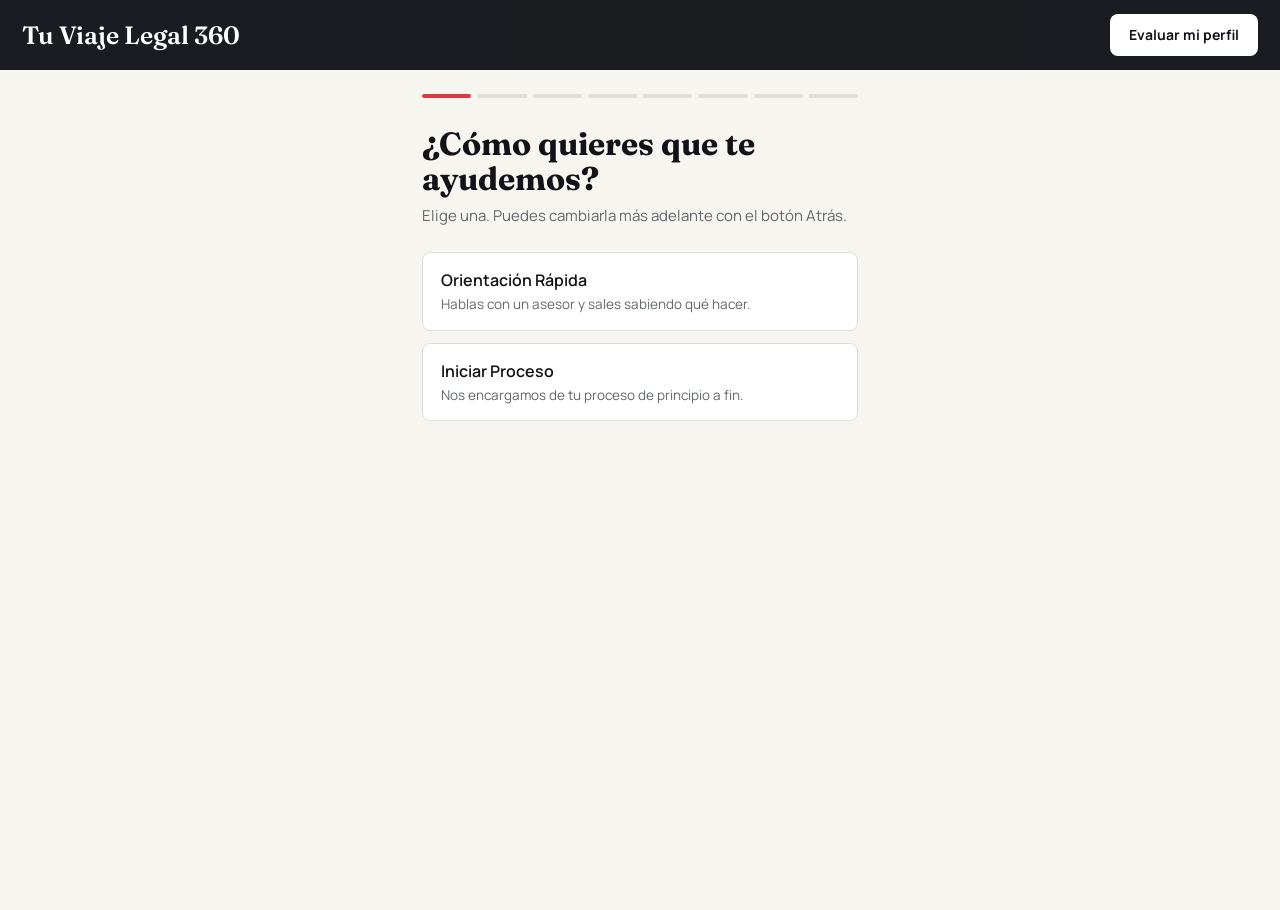
<file: agendar.html>
<!DOCTYPE html>
<html lang="es">
<head>
  <meta charset="UTF-8" />
  <meta name="viewport" content="width=device-width, initial-scale=1.0, maximum-scale=1" />
  <title>Agenda tu consulta de visa</title>
  <meta name="description" content="Elige tu trámite y agenda una consulta migratoria con un asesor de Tu Viaje Legal 360." />
  <meta property="og:title" content="Agenda tu consulta | Tu Viaje Legal 360" />
  <meta property="og:description" content="Cuéntanos qué necesitas y elige un horario disponible para hablar con un asesor." />
  <meta property="og:type" content="website" />
  <meta property="og:url" content="https://tuviajelegal.com/agendar.html" />
  <meta property="og:image" content="https://tuviajelegal.com/assets/hero-consulta.jpg" />
  <meta name="twitter:card" content="summary_large_image" />
  <link rel="stylesheet" href="estilo-marca.css?v=4f94ed2" />
  <link rel="icon" type="image/png" sizes="32x32" href="assets/favicon-32.png" />
  <link rel="icon" type="image/png" sizes="192x192" href="assets/favicon-192.png" />
  <link rel="apple-touch-icon" href="assets/apple-touch-icon.png" />
  <meta name="theme-color" content="#1c2149" />
</head>
<body>

  <nav class="barra">
    <a class="barra-marca" href="index.html">Tu Viaje Legal 360</a>
    <a class="barra-cta" href="evaluacion.html">Evaluar mi perfil</a>
  </nav>

  <div class="pantalla" id="pantalla">
    <!-- el contenido lo inyecta wizard.js -->
  </div>

  <script src="catalogo.js?v=4f94ed2"></script>
  <script src="config-cliente.js?v=4f94ed2"></script>
  <script src="analitica.js?v=4f94ed2"></script>
  <script src="citas.js?v=4f94ed2"></script>
  <script src="wizard.js?v=4f94ed2"></script>
</body>
</html>
</file>
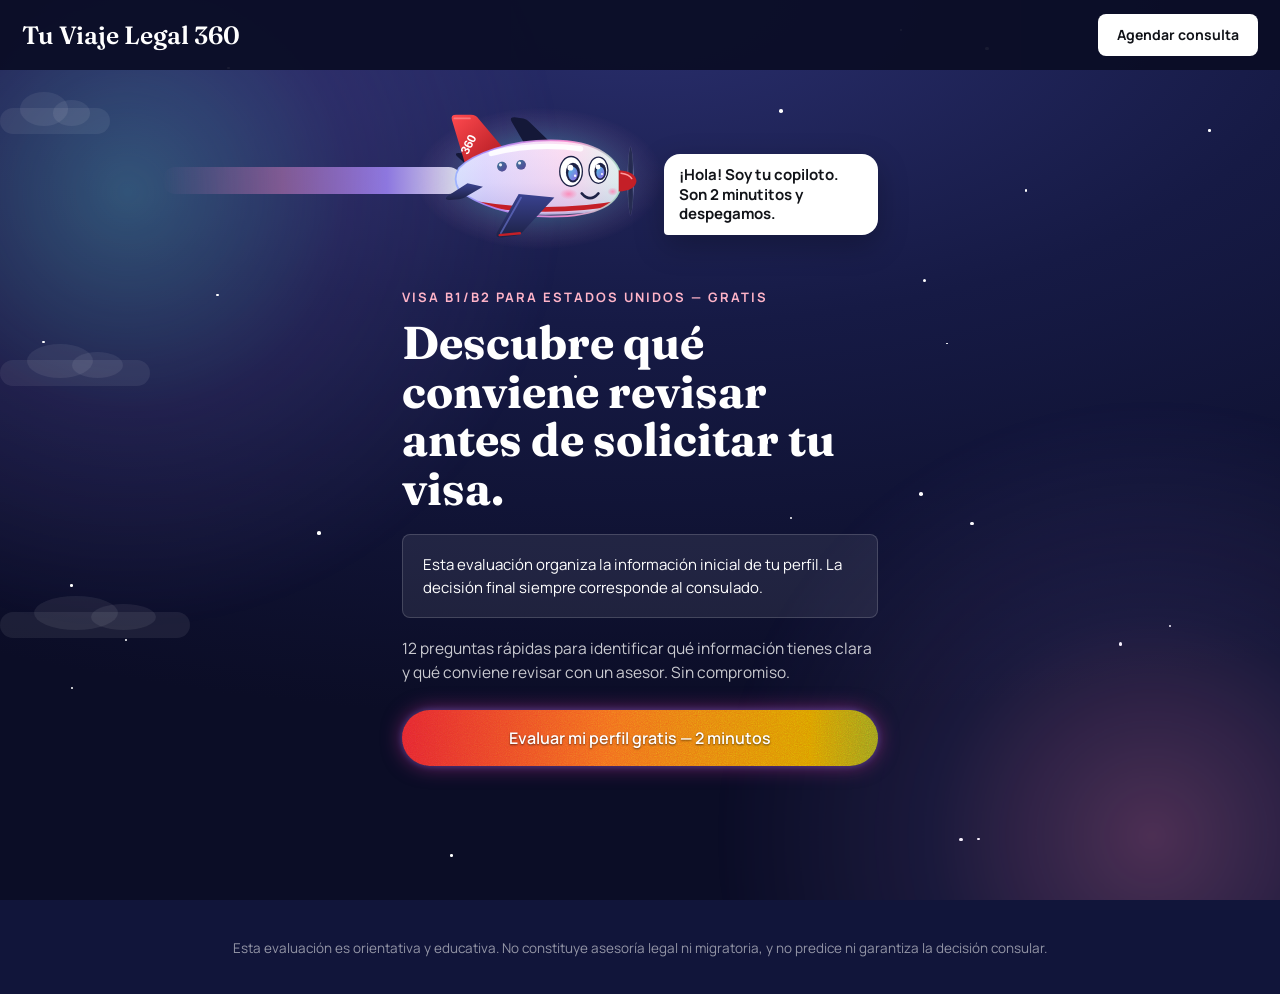
<file: evaluacion.html>
<!DOCTYPE html>
<html lang="es">
<head>
  <meta charset="UTF-8" />
  <meta name="viewport" content="width=device-width, initial-scale=1.0, maximum-scale=1" />
  <title>Evaluación inicial para visa B1/B2 | Tu Viaje Legal 360</title>
  <meta name="description" content="Organiza la información inicial de tu perfil para una visa B1/B2 de Estados Unidos y descubre qué conviene revisar con un asesor." />
  <meta property="og:title" content="Evaluación inicial para visa B1/B2" />
  <meta property="og:description" content="Responde 12 preguntas y descubre qué información conviene revisar antes de avanzar." />
  <meta property="og:type" content="website" />
  <meta property="og:url" content="https://tuviajelegal.com/evaluacion.html" />
  <meta property="og:image" content="https://tuviajelegal.com/assets/hero-consulta.jpg" />
  <meta name="twitter:card" content="summary_large_image" />
  <link rel="stylesheet" href="estilo-marca.css?v=4f94ed2" />
  <link rel="stylesheet" href="avioncito.css?v=4f94ed2" />
  <link rel="icon" type="image/png" sizes="32x32" href="assets/favicon-32.png" />
  <link rel="icon" type="image/png" sizes="192x192" href="assets/favicon-192.png" />
  <link rel="apple-touch-icon" href="assets/apple-touch-icon.png" />
  <meta name="theme-color" content="#1c2149" />
</head>
<body class="quiz-cielo">
  <div class="cielo" aria-hidden="true"><div class="estrellas" id="estrellas"></div></div>

  <nav class="barra">
    <a class="barra-marca" href="index.html">Tu Viaje Legal 360</a>
    <a class="barra-cta" href="agendar.html">Agendar consulta</a>
  </nav>

  <div class="quiz-cuerpo">
    <div class="progreso-quiz" id="progressHeader" hidden>
      <button class="btn-atras" id="backBtn" aria-label="Volver a la pregunta anterior">‹ Atrás</button>
      <div class="progreso-pista" id="progressTrack" role="progressbar" aria-label="Progreso de la evaluación" aria-valuemin="1">
        <div class="progreso-relleno" id="progressFill"></div>
        <div class="progreso-avion" id="progresoAvion" aria-hidden="true"></div>
      </div>
    </div>
    <div id="screenStage"></div>
  </div>

  <footer class="pie" id="footerDisclaimer"></footer>

  <script src="config.js?v=4f94ed2"></script>
  <script src="analitica.js?v=4f94ed2"></script>
  <script src="scoring.js?v=4f94ed2"></script>
  <script src="avioncito.js?v=4f94ed2"></script>
  <script src="evaluacion.js?v=4f94ed2"></script>
</body>
</html>
</file>
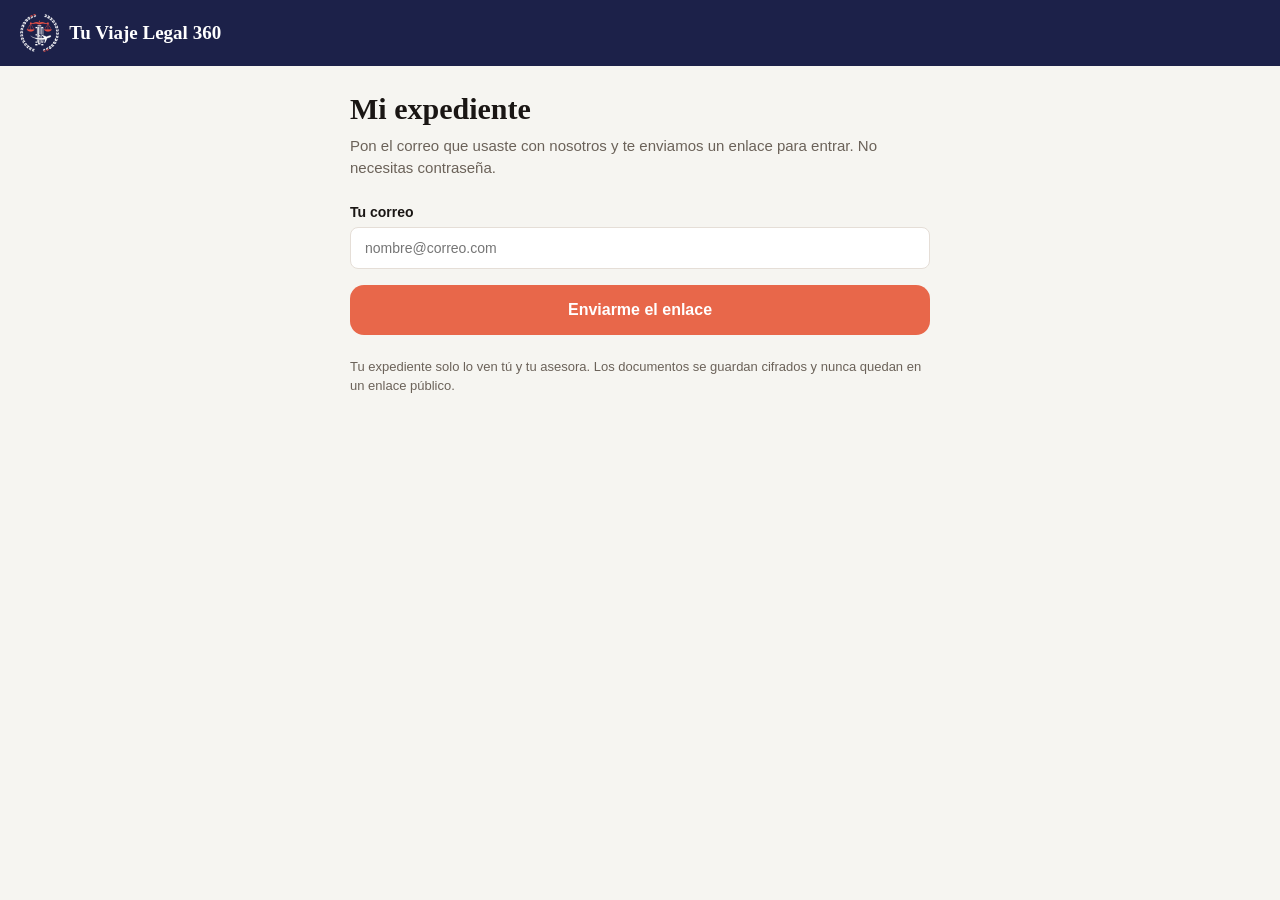
<file: expediente.html>
<!DOCTYPE html>
<html lang="es">
<head>
  <meta charset="UTF-8" />
  <meta name="viewport" content="width=device-width, initial-scale=1.0, maximum-scale=1" />
  <meta name="robots" content="noindex, nofollow" />
  <!-- El enlace de entrada lleva un código secreto: no se comparte con otros sitios. -->
  <meta name="referrer" content="no-referrer" />
  <title>Mi expediente | Tu Viaje Legal 360</title>
  <link rel="stylesheet" href="styles.css?v=4f94ed2" />
  <link rel="stylesheet" href="expediente.css?v=4f94ed2" />
  <link rel="icon" type="image/png" sizes="32x32" href="assets/favicon-32.png" />
  <link rel="icon" type="image/png" sizes="192x192" href="assets/favicon-192.png" />
  <link rel="apple-touch-icon" href="assets/apple-touch-icon.png" />
  <meta name="theme-color" content="#1c2149" />
</head>
<body class="expediente-cuerpo">
  <header class="exp-barra">
    <a class="exp-marca" href="index.html"><img src="assets/emblema-claro.png" alt="" width="240" height="232" /><span>Tu Viaje Legal 360</span></a>
  </header>
  <main class="exp-pantalla">
    <div id="exp-contenido" aria-live="polite">
      <p class="subtitulo">Cargando…</p>
    </div>
  </main>

  <script src="config-cliente.js?v=4f94ed2"></script>
  <script src="expediente.js?v=4f94ed2"></script>
</body>
</html>
</file>
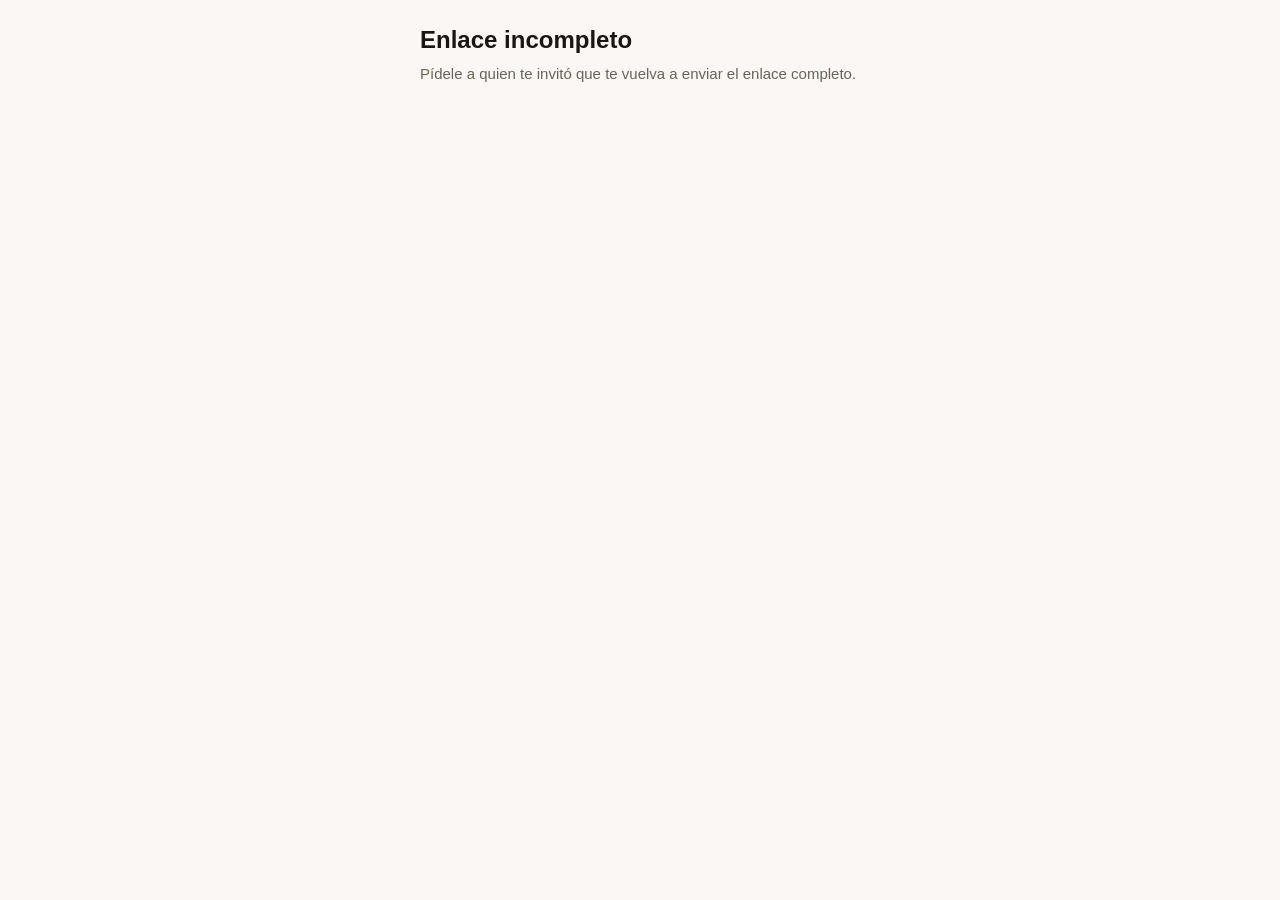
<file: invitado.html>
<!DOCTYPE html>
<html lang="es">
<head>
  <meta charset="UTF-8" />
  <meta name="viewport" content="width=device-width, initial-scale=1.0, maximum-scale=1" />
  <!-- El enlace lleva el código secreto de la cita: no se comparte con otros sitios. -->
  <meta name="referrer" content="no-referrer" />
  <title>Entrar a la reunión</title>
  <!-- Página deliberadamente mínima: solo la videollamada. No carga ni
       muestra los datos de la cita ni el formulario del cliente. -->
  <meta name="robots" content="noindex, nofollow" />
  <link rel="stylesheet" href="styles.css?v=4f94ed2" />
  <link rel="icon" type="image/png" sizes="32x32" href="assets/favicon-32.png" />
  <link rel="icon" type="image/png" sizes="192x192" href="assets/favicon-192.png" />
  <link rel="apple-touch-icon" href="assets/apple-touch-icon.png" />
  <meta name="theme-color" content="#1c2149" />
</head>
<body>
  <div class="pantalla" id="pantalla">
    <div class="contenido" id="contenido">
      <p class="subtitulo">Preparando la reunión…</p>
    </div>
  </div>

  <script src="config-cliente.js?v=4f94ed2"></script>
  <script src="citas.js?v=4f94ed2"></script>
  <script src="reunion.js?v=4f94ed2"></script>
  <script src="invitado.js?v=4f94ed2"></script>
</body>
</html>
</file>
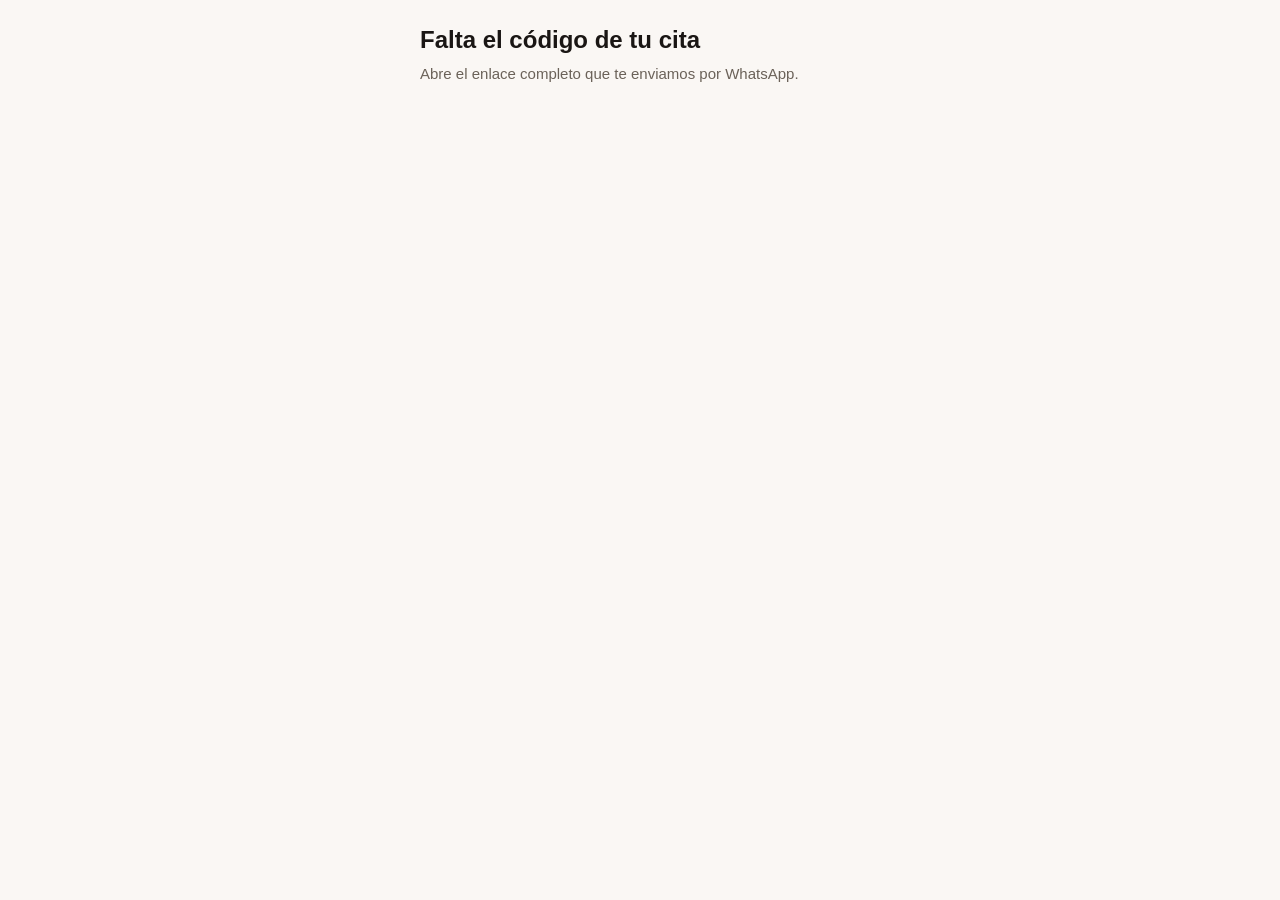
<file: mi-cita.html>
<!DOCTYPE html>
<html lang="es">
<head>
  <meta charset="UTF-8" />
  <meta name="viewport" content="width=device-width, initial-scale=1.0, maximum-scale=1" />
  <meta name="robots" content="noindex, nofollow" />
  <!-- El enlace lleva el código secreto de la cita: no se comparte con otros sitios. -->
  <meta name="referrer" content="no-referrer" />
  <title>El estado de tu cita</title>
  <link rel="stylesheet" href="styles.css?v=4f94ed2" />
  <link rel="icon" type="image/png" sizes="32x32" href="assets/favicon-32.png" />
  <link rel="icon" type="image/png" sizes="192x192" href="assets/favicon-192.png" />
  <link rel="apple-touch-icon" href="assets/apple-touch-icon.png" />
  <meta name="theme-color" content="#1c2149" />
</head>
<body>
  <div class="pantalla" id="pantalla">
    <div class="contenido" id="contenido">
      <p class="subtitulo">Buscando tu cita…</p>
    </div>
  </div>

  <script src="catalogo.js?v=4f94ed2"></script>
  <script src="config-cliente.js?v=4f94ed2"></script>
  <script src="citas.js?v=4f94ed2"></script>
  <script src="reunion.js?v=4f94ed2"></script>
  <script src="mi-cita.js?v=4f94ed2"></script>
</body>
</html>
</file>
<file: estilo-marca.css>
/* ============================================================
   Sistema visual de la marca: landing, quiz y wizard.
   La landing sigue el mock aprobado; quiz y wizard reutilizan tokens.
   ============================================================ */

@import url("https://fonts.googleapis.com/css2?family=Fraunces:opsz,wght@9..144,600;9..144,700&family=Manrope:wght@400;500;600;700&display=swap");

:root {
  --tinta: #111318;
  --tinta-suave: #1b2024;
  --crema: #f7f5f0;
  --blanco: #ffffff;
  --petroleo: #1c2149;   /* azul marino del logo (antes era un verde petróleo) */
  --petroleo-oscuro: #141836;
  --azul: #2b3a8c;
  --gris: #62676a;
  --gris-claro: #dddeda;
  --acento: #e03a40;     /* rojo del logo, en la versión que se lee sobre oscuro */
  --acento-oscuro: #8a0f15;
  --acento-accion: #b3141c;   /* rojo puro del logo: el color de los botones */
  --serif: "Fraunces", Georgia, "Times New Roman", serif;
  --sans: "Manrope", -apple-system, BlinkMacSystemFont, "Segoe UI", sans-serif;
  --radio: 8px;
}

* { box-sizing: border-box; }

html { scroll-behavior: smooth; }

body {
  margin: 0;
  font-family: var(--sans);
  background: var(--crema);
  color: var(--tinta);
  line-height: 1.55;
  letter-spacing: 0;
  -webkit-font-smoothing: antialiased;
}

a:focus-visible,
button:focus-visible,
summary:focus-visible,
input:focus-visible {
  outline: 3px solid rgba(55, 103, 234, 0.48);
  outline-offset: 3px;
}

textarea:focus-visible {
  outline: 3px solid rgba(55, 103, 234, 0.48);
  outline-offset: 3px;
}

/* El wizard mueve el foco al título al cambiar de paso para que los lectores
   de pantalla anuncien la nueva vista. Conservamos ese foco sin dibujar el
   contorno nativo alrededor de todo el encabezado. */
h1[tabindex="-1"]:focus {
  outline: none;
}

/* Aviso de la demo pública. Va arriba del todo y en el flujo normal (no
   flotante) para que empuje al hero en vez de taparlo. */
.aviso-demo {
  margin: 0;
  padding: 10px 20px;
  background: var(--azul);
  color: var(--blanco);
  font-size: 12.5px;
  font-weight: 600;
  line-height: 1.4;
  text-align: center;
}

.barra {
  position: sticky;
  top: 0;
  z-index: 20;
  display: flex;
  align-items: center;
  justify-content: space-between;
  padding: 14px 22px;
  background: rgba(17, 19, 24, 0.96);
}

.barra-marca {
  font-family: var(--serif);
  font-size: 25px;
  font-weight: 600;
  color: var(--blanco);
  text-decoration: none;
  letter-spacing: 0;
}

.barra-cta {
  display: inline-flex;
  align-items: center;
  justify-content: center;
  min-height: 42px;
  padding: 10px 18px;
  border: 1px solid transparent;
  border-radius: var(--radio);
  background: var(--blanco);
  color: var(--tinta);
  font: 700 14px/1.2 var(--sans);
  text-decoration: none;
}

.btn-claro,
.btn-fantasma,
.btn-acento {
  display: inline-flex;
  align-items: center;
  justify-content: center;
  min-height: 52px;
  padding: 14px 24px;
  border-radius: 6px;
  font: 700 15px/1.2 var(--sans);
  text-decoration: none;
  cursor: pointer;
  transition: transform 160ms ease, background-color 160ms ease, border-color 160ms ease;
}

.btn-claro { border: 1px solid transparent; background: var(--blanco); color: var(--tinta); }
.btn-fantasma { border: 1px solid rgba(255, 255, 255, 0.72); background: rgba(17, 19, 24, 0.28); color: var(--blanco); }
.btn-acento { border: 1px solid var(--acento-accion); background: var(--acento-accion); color: var(--blanco); }

.btn-claro:hover,
.btn-fantasma:hover,
.btn-acento:hover { transform: translateY(-2px); }

.btn-acento:hover { background: var(--acento-oscuro); border-color: var(--acento-oscuro); }
.btn-nota { font-size: 14px; font-weight: 400; opacity: 0.72; }

/* ---------- landing: hero y navegación ---------- */

.landing { overflow-x: hidden; }

.hero {
  position: relative;
  min-height: 780px;
  display: flex;
  align-items: flex-end;
  padding: 150px 5vw 82px;
  color: var(--blanco);
  background: var(--tinta);
  overflow: hidden;
}

.hero::after {
  content: "";
  position: absolute;
  inset: 0;
  z-index: 1;
  background: rgba(8, 14, 15, 0.44);
  pointer-events: none;
}

.hero-foto {
  position: absolute;
  inset: 0;
  z-index: 0;
  background-image: url("assets/hero-consulta.jpg");
  /* Pegada arriba: centrada, en pantallas anchas se recortaba la cabeza de
     la asesora que está de pie. Lo que sobre se corta por abajo (el escritorio). */
  background-position: center top;
  background-size: cover;
}

.barra-landing {
  position: absolute;
  top: 18px;
  left: 0;
  z-index: 3;
  width: 100%;
  padding: 0 3vw;
  background: transparent;
}

.barra-landing .barra-marca { font-size: 29px; }

.barra-menu {
  display: flex;
  align-items: center;
  gap: 4px;
  padding: 6px;
  border-radius: 8px;
  background: var(--blanco);
  box-shadow: 0 10px 30px rgba(0, 0, 0, 0.12);
}

.barra-menu a {
  padding: 10px 14px;
  border-radius: 5px;
  color: var(--tinta);
  font-size: 13px;
  font-weight: 600;
  text-decoration: none;
  transition: background-color 150ms ease;
}

.barra-menu a:hover { background: #f0f1ef; }

.barra-landing .barra-cta {
  background: var(--acento-accion);
  color: var(--blanco);
  box-shadow: 0 10px 30px rgba(0, 0, 0, 0.14);
}

.hero-contenido {
  position: relative;
  z-index: 2;
  width: min(720px, 57vw);
}

.hero-eyebrow,
.seccion-kicker,
.cierre-kicker {
  margin: 0 0 16px;
  color: var(--acento);
  font-size: 12px;
  font-weight: 700;
  letter-spacing: 0;
  text-transform: uppercase;
}

.hero h1 {
  max-width: 760px;
  margin: 0 0 22px;
  font-family: var(--serif);
  font-size: 76px;
  font-weight: 600;
  line-height: 0.97;
  letter-spacing: 0;
}

.hero h1 em { font-style: normal; }

.hero-sub {
  max-width: 610px;
  margin: 0 0 30px;
  color: rgba(255, 255, 255, 0.92);
  font-size: 17px;
  line-height: 1.65;
}

.hero-acciones { display: flex; gap: 12px; flex-wrap: wrap; }
.hero-nota { margin: 16px 0 0; color: rgba(255, 255, 255, 0.78); font-size: 12.5px; }

/* ---------- landing: confianza ---------- */

.confianza {
  display: grid;
  grid-template-columns: repeat(4, minmax(0, 1fr));
  max-width: 1280px;
  margin: 0 auto;
  padding: 28px 4vw;
  background: var(--crema);
}

.confianza-item {
  min-height: 72px;
  display: flex;
  align-items: center;
  gap: 16px;
  padding: 8px 22px;
  border-right: 1px solid var(--gris-claro);
}

.confianza-item:last-child { border-right: 0; }
.confianza-item svg { width: 32px; height: 32px; flex: 0 0 auto; color: var(--petroleo); }
.confianza-item span { font-size: 13px; font-weight: 700; line-height: 1.35; }

/* ---------- landing: estructura ---------- */

.seccion { padding: 92px 5vw; scroll-margin-top: 72px; }
.contenedor { max-width: 1040px; margin: 0 auto; }
.contenedor-amplio { max-width: 1240px; }

.seccion-titulo {
  max-width: 760px;
  margin: 0 0 46px;
  font-family: var(--serif);
  font-size: 54px;
  font-weight: 600;
  line-height: 1.02;
  letter-spacing: 0;
}

.seccion-titulo-claro { color: var(--blanco); }
.seccion-kicker-claro { color: #a7c6ff; }
.seccion-sub { max-width: 590px; margin: 0 0 40px; color: var(--gris); font-size: 16px; }

.seccion-proceso { border-top: 1px solid var(--gris-claro); background: var(--crema); }

.pasos-horizontales {
  display: grid;
  grid-template-columns: repeat(3, minmax(0, 1fr));
}

.pasos-horizontales .paso {
  min-width: 0;
  padding: 4px 48px 0;
  border-right: 1px solid var(--gris-claro);
}

.pasos-horizontales .paso:first-child { padding-left: 0; }
.pasos-horizontales .paso:last-child { padding-right: 0; border-right: 0; }

.paso-cabecera {
  display: flex;
  align-items: center;
  gap: 18px;
  min-height: 50px;
  margin-bottom: 26px;
}

.paso-numero {
  width: 34px;
  height: 34px;
  display: inline-flex;
  align-items: center;
  justify-content: center;
  flex: 0 0 auto;
  border-radius: 50%;
  background: var(--petroleo);
  color: var(--blanco);
  font-size: 14px;
  font-weight: 700;
}

.paso-cabecera svg { width: 42px; height: 42px; color: var(--petroleo); }
.paso-titulo { margin: 0 0 10px; font-size: 17px; font-weight: 700; }
.paso-detalle { max-width: 280px; margin: 0; color: var(--gris); font-size: 14px; line-height: 1.7; }

/* ---------- landing: equipo ---------- */

/* La foto del equipo es vertical. Antes llenaba una franja ancha y quedaba
   recortada a las caras; ahora va en su propio marco vertical, con aire. */
.equipo {
  display: grid;
  grid-template-columns: minmax(320px, 1fr) minmax(300px, 0.78fr);
  align-items: center;
  gap: 48px 6vw;
  /* Mismo margen izquierdo que el resto de las secciones (ancho de 1240px). */
  padding: 96px max(7vw, calc((100% - 1240px) / 2));
  background: var(--blanco);
  scroll-margin-top: 72px;
}

.equipo-copy {
  display: flex;
  flex-direction: column;
  justify-content: center;
  width: 100%;
  max-width: 560px;
}

.equipo-copy h2 {
  max-width: 530px;
  margin: 0 0 22px;
  font-family: var(--serif);
  font-size: 52px;
  font-weight: 600;
  line-height: 1.02;
}

.equipo-copy > p:last-child { max-width: 540px; margin: 0; color: var(--gris); font-size: 15px; line-height: 1.75; }

.equipo-foto {
  position: relative;
  justify-self: center;
  width: 100%;
  max-width: 500px;
  aspect-ratio: 4 / 5;
  margin: 0;
  overflow: hidden;
  border-radius: 18px;
  background: var(--tinta-suave);
  /* Un bloque de color asomando por detrás, para que no flote en el blanco. */
  box-shadow: 18px 18px 0 #ebe6da;
}
.equipo-foto img { width: 100%; height: 100%; position: absolute; inset: 0; object-fit: cover; object-position: 50% 28%; }
/* ---------- landing: personas del equipo ---------- */

.seccion-personas { border-top: 1px solid var(--gris-claro); background: var(--crema); }
.personas { display: grid; grid-template-columns: repeat(3, minmax(0, 1fr)); gap: 28px; }
.persona { margin: 0; }
.persona-foto { aspect-ratio: 4 / 5; margin: 0 0 18px; overflow: hidden; border-radius: var(--radio); background: var(--tinta-suave); }
.persona-foto img { display: block; width: 100%; height: 100%; object-fit: cover; object-position: 50% 30%; }
/* Mismo encuadre para los tres: los ojos a la misma altura, la cara centrada
   y del mismo tamaño. Las fotos se tomaron a distancias distintas, así que
   cada una lleva su ajuste (calculado con la posición de la cara en la foto). */
.persona-foto img { transform-origin: 0 0; }
.persona:nth-child(1) .persona-foto img { transform: translate(-9.78%, -11.88%) scale(1.2855); }
.persona:nth-child(2) .persona-foto img { transform: translate(-5.14%, -0.68%) scale(1.0763); }
.persona:nth-child(3) .persona-foto img { transform: translate(-8.08%, -2.42%) scale(1.1146); }
.persona-nombre { margin: 0 0 4px; font-family: var(--serif); font-size: 24px; font-weight: 600; line-height: 1.15; }
.persona-cargo { margin: 0; color: var(--gris); font-size: 14px; }

/* ---------- landing: servicios ---------- */

.seccion-servicios { background: var(--petroleo); color: var(--blanco); }
.seccion-servicios .seccion-titulo { margin-bottom: 12px; }
.servicios-intro { max-width: 560px; margin: 0 0 42px; color: rgba(255, 255, 255, 0.72); font-size: 15px; }

.precios {
  display: grid;
  grid-template-columns: repeat(3, minmax(0, 1fr));
  gap: 18px;
  align-items: stretch;
}

/* Con dos servicios las tarjetas no deben estirarse a lo ancho de la sección. */
.precios-dos {
  grid-template-columns: repeat(2, minmax(0, 1fr));
  max-width: 860px;
}

.precio-card {
  min-width: 0;
  display: flex;
  flex-direction: column;
  padding: 28px 26px 24px;
  /* Mismo grosor en todas las tarjetas: si la destacada usa un borde distinto,
     su contenido se desplaza y los botones dejan de alinearse entre sí. */
  border: 2px solid rgba(17, 19, 24, 0.12);
  border-radius: var(--radio);
  background: var(--blanco);
  color: var(--tinta);
  box-shadow: 0 14px 30px rgba(0, 24, 23, 0.16);
  transition: transform 180ms ease, box-shadow 180ms ease;
}

.precio-card:hover { transform: translateY(-4px); box-shadow: 0 18px 36px rgba(0, 24, 23, 0.2); }
.precio-card-popular { border-color: var(--acento); }

.precio-card-cabecera {
  min-height: 34px;
  display: flex;
  align-items: center;
  justify-content: space-between;
  gap: 12px;
  margin-bottom: 20px;
}

.precio-card-cabecera svg { width: 28px; height: 28px; color: var(--petroleo); }
.precio-card-popular .precio-card-cabecera svg { color: var(--acento); }

.precio-badge {
  display: inline-flex;
  align-items: center;
  min-height: 25px;
  padding: 5px 9px;
  border-radius: 5px;
  background: #fbe4df;
  color: var(--acento-oscuro);
  font-size: 10px;
  font-weight: 700;
  letter-spacing: 0;
  text-transform: none;
}

.precio-badge-azul { background: #e6e8f4; color: #1c2149; }

.precio-nombre {
  margin: 0 0 8px;
  font-family: var(--serif);
  font-size: 31px;
  font-weight: 600;
  line-height: 1.02;
}

.precio-valor,
.precio-descripcion { margin: 0 0 18px; color: var(--gris); font-size: 13.5px; line-height: 1.6; }
.precio-descripcion { flex: 1; }
.precio-lista { flex: 1; list-style: none; margin: 0 0 24px; padding: 0; }
.precio-lista li { position: relative; padding: 7px 0 7px 22px; border: 0; font-size: 13px; }
.precio-lista li::before { content: "✓"; position: absolute; left: 0; color: var(--petroleo); font-weight: 700; }

.btn-servicio {
  width: 100%;
  min-height: 46px;
  display: inline-flex;
  align-items: center;
  justify-content: center;
  margin-top: auto;
  padding: 12px 16px;
  border-radius: 6px;
  font-family: var(--sans);
  font-size: 13px;
  font-weight: 700;
  text-align: center;
  text-decoration: none;
}

.btn-servicio-principal { border: 1px solid var(--acento-accion); background: var(--acento-accion); color: var(--blanco); }
.btn-servicio-secundario { border: 1px solid var(--petroleo); background: var(--blanco); color: var(--petroleo); }
.btn-servicio:hover { filter: brightness(0.96); }
.btn-servicio:disabled { border-color: var(--gris-claro); background: #f0f1ef; color: var(--gris); cursor: not-allowed; filter: none; }

.escala-servicios {
  display: grid;
  grid-template-columns: auto 1fr auto;
  align-items: center;
  gap: 16px;
  margin: 22px 5px 0;
  color: rgba(255, 255, 255, 0.76);
  font-size: 11px;
}

.escala-servicios div { height: 1px; background: rgba(255, 255, 255, 0.4); }
.precios-dos + .escala-servicios { max-width: 860px; }
.precios-nota { margin: 18px 0 0; max-width: 860px; color: rgba(255, 255, 255, 0.64); font-size: 11px; text-align: center; }

/* La evaluación gratis va aparte de las tarjetas de pago: sin fondo blanco,
   para que nadie la confunda con un servicio que se cobra. */
.gratis-banda {
  display: flex;
  align-items: center;
  justify-content: space-between;
  gap: 32px;
  max-width: 860px;
  margin-top: 44px;
  padding: 30px 34px;
  border: 1px solid rgba(255, 255, 255, 0.3);
  border-radius: var(--radio);
  background: rgba(255, 255, 255, 0.07);
}

.gratis-sello {
  display: inline-flex;
  align-items: center;
  min-height: 25px;
  padding: 5px 10px;
  border-radius: 5px;
  background: var(--acento-accion);
  color: var(--blanco);
  font-size: 11px;
  font-weight: 700;
}

.gratis-banda-texto h3 {
  margin: 12px 0 7px;
  font-family: var(--serif);
  font-size: 31px;
  font-weight: 600;
  line-height: 1.04;
}

.gratis-banda-texto p { margin: 0; max-width: 52ch; color: rgba(255, 255, 255, 0.76); font-size: 14px; line-height: 1.6; }
.gratis-banda-cta { flex-shrink: 0; min-width: 230px; text-align: center; }

/* ---------- landing: FAQ, cierre y pie ---------- */

.seccion-faq { background: var(--blanco); }
.faq-layout { display: grid; grid-template-columns: minmax(260px, 0.7fr) minmax(520px, 1.3fr); gap: 72px; }
.faq-encabezado .seccion-titulo { margin-bottom: 0; font-size: 48px; }
.faq { display: grid; grid-template-columns: repeat(2, minmax(0, 1fr)); gap: 0 28px; align-content: start; }
.faq details { border-bottom: 1px solid var(--gris-claro); }
.faq summary {
  position: relative;
  padding: 17px 32px 17px 0;
  cursor: pointer;
  list-style: none;
  font-size: 13px;
  font-weight: 600;
}
.faq summary::-webkit-details-marker { display: none; }
.faq summary::after { content: "+"; position: absolute; top: 50%; right: 5px; color: var(--tinta); font-size: 18px; transform: translateY(-50%); transition: transform 150ms ease; }
.faq details[open] summary::after { transform: translateY(-50%) rotate(45deg); }
.faq-respuesta { margin: 0; padding: 0 20px 18px 0; color: var(--gris); font-size: 12.5px; line-height: 1.65; }

.cierre {
  display: flex;
  align-items: center;
  justify-content: space-between;
  gap: 40px;
  padding: 44px 8vw;
  background: var(--azul);
  color: var(--blanco);
}

.cierre-kicker { margin-bottom: 8px; color: #cbd8ff; }
.cierre h2 { max-width: 790px; margin: 0 0 8px; font-family: var(--serif); font-size: 46px; font-weight: 600; line-height: 1; }
.cierre p:last-child { margin: 0; color: rgba(255, 255, 255, 0.82); font-size: 14px; }
.btn-cierre { min-width: 220px; padding: 15px 22px; border-radius: 6px; background: var(--blanco); color: var(--tinta); font-size: 13px; font-weight: 700; text-align: center; text-decoration: none; }

.pie {
  padding: 28px 22px 34px;
  background: var(--tinta);
  color: rgba(255, 255, 255, 0.58);
  font-size: 12.5px;
  line-height: 1.6;
  text-align: center;
}

.pie-landing {
  display: grid;
  grid-template-columns: minmax(220px, 1fr) auto minmax(280px, 1fr);
  align-items: start;
  gap: 48px;
  padding: 44px 5vw;
  text-align: left;
}

.pie-marca p { max-width: 280px; margin: 8px 0 0; }
.pie-contacto { display: inline-block; margin-top: 14px; color: var(--blanco); font-size: 13px; font-weight: 700; text-decoration: underline; text-underline-offset: 3px; }
.pie-contacto[hidden] { display: none; }
.pie-enlaces { display: grid; grid-template-columns: repeat(2, auto); gap: 10px 28px; }
.pie-enlaces a { color: rgba(255, 255, 255, 0.72); font-size: 11px; text-decoration: none; }
.pie-legal { max-width: 430px; margin: 0; justify-self: end; }

@media (max-width: 980px) {
  .hero { min-height: 740px; padding-left: 6vw; padding-right: 6vw; }
  .hero h1 { font-size: 62px; }
  .hero-contenido { width: min(680px, 70vw); }
  .barra-menu { display: none; }
  .confianza { grid-template-columns: repeat(2, minmax(0, 1fr)); }
  .confianza-item:nth-child(2) { border-right: 0; }
  .confianza-item:nth-child(-n + 2) { border-bottom: 1px solid var(--gris-claro); }
  .pasos-horizontales .paso { padding: 4px 28px 0; }
  .equipo { grid-template-columns: 1fr; padding: 72px 7vw; }
  .equipo-copy { justify-self: start; max-width: 640px; }
  .equipo-foto { justify-self: center; max-width: 460px; }
  .precios { grid-template-columns: 1fr; max-width: 680px; margin: 0 auto; }
  .escala-servicios { display: none; }
  .precios-nota, .gratis-banda { max-width: 680px; margin-left: auto; margin-right: auto; }
  .faq-layout { grid-template-columns: 1fr; gap: 32px; }
  .faq-encabezado .seccion-titulo { max-width: 620px; }
  .pie-landing { grid-template-columns: 1fr 1fr; }
  .pie-legal { grid-column: 1 / -1; justify-self: start; }
}

@media (max-width: 700px) {
  .barra-landing { top: 12px; padding: 0 16px; }
  /* El nombre de la marca es largo: sin esto se parte en dos líneas y empuja
     al botón a partirse también, dejando la barra del doble de alto. Va sobre
     `.barra` y no solo sobre `.barra-landing` porque el quiz y el wizard usan
     la barra genérica, y ahí la marca es todavía más grande. */
  .barra .barra-marca { font-size: 18px; white-space: nowrap; }
  .barra .barra-cta {
    min-height: 38px;
    padding: 9px 10px;
    font-size: 10.5px;
    white-space: nowrap;
  }
  /* En vertical la foto no cabe detrás del texto sin tapar las caras:
     arriba va una franja con las asesoras y el texto empieza debajo. */
  .hero { --banda-foto: min(112vw, 460px); min-height: 0; align-items: flex-end; padding: calc(var(--banda-foto) - 36px) 20px 54px; }
  .hero::after {
    background: linear-gradient(to bottom,
      rgba(8, 14, 15, 0.2) 0,
      rgba(8, 14, 15, 0.2) calc(var(--banda-foto) - 150px),
      var(--tinta) var(--banda-foto));
  }
  .hero-foto { bottom: auto; height: var(--banda-foto); background-position: 92% top; }
  .hero-contenido { width: 100%; }
  .hero-eyebrow { font-size: 10px; }
  .hero h1 { max-width: 11ch; font-size: 48px; line-height: 0.98; }
  .hero-sub { max-width: 34ch; font-size: 14px; line-height: 1.6; }
  .hero-acciones { display: grid; grid-template-columns: 1fr; }
  .btn-claro, .btn-fantasma, .btn-acento { width: 100%; min-height: 50px; font-size: 14px; }
  .confianza { grid-template-columns: 1fr; padding: 14px 20px; }
  .confianza-item { min-height: 64px; padding: 12px 0; border-right: 0; border-bottom: 1px solid var(--gris-claro); }
  .confianza-item:nth-child(2) { border-right: 0; }
  .confianza-item:nth-child(-n + 2) { border-bottom: 1px solid var(--gris-claro); }
  .confianza-item:last-child { border-bottom: 0; }
  .confianza-item br { display: none; }
  .seccion { padding: 68px 20px; }
  .seccion-titulo { margin-bottom: 34px; font-size: 42px; }
  .pasos-horizontales { grid-template-columns: 1fr; }
  .pasos-horizontales .paso,
  .pasos-horizontales .paso:first-child,
  .pasos-horizontales .paso:last-child { padding: 24px 0; border-right: 0; border-bottom: 1px solid var(--gris-claro); }
  .pasos-horizontales .paso:first-child { padding-top: 0; }
  .pasos-horizontales .paso:last-child { border-bottom: 0; }
  .paso-cabecera { margin-bottom: 14px; }
  .equipo { padding: 64px 20px 76px; gap: 36px; }
  .equipo-copy h2 { font-size: 42px; }
  /* El bloque de atrás se achica: a 18px se salía del margen del celular. */
  .equipo-foto { max-width: none; width: calc(100% - 12px); justify-self: start; box-shadow: 12px 12px 0 #ebe6da; }
  /* Apiladas, las tres fotos empujaban los servicios casi dos pantallas
     hacia abajo: en celular van en carrusel y asoma la siguiente tarjeta. */
  .personas {
    grid-template-columns: none;
    grid-auto-flow: column;
    grid-auto-columns: 74%;
    gap: 14px;
    margin: 0 -20px;
    padding: 0 20px 6px;
    overflow-x: auto;
    scroll-snap-type: x mandatory;
    scroll-padding-left: 20px;
    scrollbar-width: none;
  }
  .personas::-webkit-scrollbar { display: none; }
  .persona { scroll-snap-align: start; }
  .persona-nombre { font-size: 20px; }
  .seccion-servicios .seccion-titulo { font-size: 42px; }
  .precio-card { padding: 25px 22px 22px; }
  .gratis-banda { align-items: stretch; flex-direction: column; gap: 22px; margin-top: 34px; padding: 26px 22px; }
  .gratis-banda-texto h3 { font-size: 27px; }
  .gratis-banda-cta { width: 100%; min-width: 0; }
  .faq { grid-template-columns: 1fr; }
  .faq-encabezado .seccion-titulo { font-size: 42px; }
  .cierre { align-items: stretch; flex-direction: column; padding: 48px 20px; }
  .cierre h2 { font-size: 42px; }
  .btn-cierre { width: 100%; }
  .pie-landing { grid-template-columns: 1fr; gap: 30px; padding: 42px 20px 92px; }
  .pie-enlaces { grid-template-columns: 1fr 1fr; }
  .pie-legal { grid-column: auto; }
}

/* Celulares muy angostos (iPhone SE y parecidos): con el nombre de marca
   completo, la marca y el botón llegan a tocarse. */
@media (max-width: 360px) {
  .barra { gap: 10px; }
  .barra .barra-marca { font-size: 16px; }
  .barra .barra-cta { padding: 9px 8px; font-size: 10px; }
}

@media (prefers-reduced-motion: reduce) {
  html { scroll-behavior: auto; }
  *, *::before, *::after { animation-duration: 0.01ms !important; transition-duration: 0.01ms !important; }
}

/* ============================================================
   QUIZ (evaluacion.html)
   ============================================================ */

.quiz-cuerpo {
  max-width: 520px;
  margin: 0 auto;
  min-height: calc(100vh - 60px);
  display: flex;
  flex-direction: column;
  padding: 18px 22px 48px;
}

.progreso-quiz {
  display: flex;
  align-items: center;
  gap: 12px;
  padding: 10px 0 22px;
}

.progreso-quiz[hidden] { display: none; }

.btn-atras {
  background: none;
  border: none;
  color: var(--gris);
  font-size: 15px;
  cursor: pointer;
  padding: 6px 8px 6px 0;
  font-family: inherit;
}

.progreso-pista {
  flex: 1;
  height: 4px;
  background: var(--gris-claro);
  border-radius: 2px;
  overflow: hidden;
}

.progreso-relleno {
  height: 100%;
  background: var(--acento-accion);
  border-radius: 2px;
  width: 0;
  transition: width 0.25s ease;
}

.screen { animation: aparecer 0.22s ease; }
.screen.exiting { opacity: 0; transform: translateY(-6px); transition: all 0.15s ease; }

@keyframes aparecer {
  from { opacity: 0; transform: translateY(8px); }
  to { opacity: 1; transform: none; }
}

.intro-eyebrow {
  font-size: 13px;
  font-weight: 700;
  letter-spacing: 2px;
  text-transform: uppercase;
  color: var(--acento-oscuro);
  margin: 26px 0 12px;
}

.intro-headline {
  font-family: var(--serif);
  font-weight: 700;
  font-size: 46px;
  line-height: 1.06;
  margin: 0 0 20px;
}

.intro-stat-card {
  background: var(--tinta);
  color: var(--blanco);
  border-radius: var(--radio);
  padding: 18px 20px;
  font-size: 15px;
  margin-bottom: 18px;
}

.intro-sub { font-size: 15.5px; color: var(--gris); margin: 0 0 26px; }

.btn-primary {
  display: block;
  width: 100%;
  background: var(--acento-accion);
  color: var(--blanco);
  border: none;
  border-radius: 999px;
  padding: 17px;
  font-size: 16px;
  font-weight: 600;
  font-family: inherit;
  cursor: pointer;
}

.btn-primary:active { background: var(--acento-oscuro); }

.question-pillar {
  font-size: 12.5px;
  font-weight: 700;
  letter-spacing: 1.8px;
  text-transform: uppercase;
  color: var(--acento-oscuro);
  margin: 8px 0 10px;
}

.question-text {
  font-family: var(--serif);
  font-weight: 700;
  font-size: 30px;
  line-height: 1.12;
  margin: 0 0 18px;
}

.multi-hint { font-size: 13.5px; color: var(--gris); margin: -8px 0 14px; }

.options-list { display: flex; flex-direction: column; gap: 10px; }
.options-list.shake { animation: sacudir 0.3s ease; }

@keyframes sacudir {
  20% { transform: translateX(-5px); }
  50% { transform: translateX(5px); }
  80% { transform: translateX(-3px); }
}

.option-card {
  display: flex;
  align-items: center;
  justify-content: space-between;
  gap: 10px;
  text-align: left;
  background: var(--blanco);
  border: 1.5px solid var(--gris-claro);
  border-radius: var(--radio);
  padding: 16px 18px;
  font-size: 15.5px;
  font-weight: 500;
  font-family: inherit;
  cursor: pointer;
}

.option-card .option-check {
  width: 22px;
  height: 22px;
  border-radius: 50%;
  border: 1.5px solid var(--gris-claro);
  color: transparent;
  font-size: 13px;
  display: flex;
  align-items: center;
  justify-content: center;
  flex-shrink: 0;
}

.option-card.selected { border-color: var(--acento); background: #fdf1ed; }
.option-card.selected .option-check { background: var(--acento-accion); border-color: var(--acento-accion); color: var(--blanco); }

.continue-btn { margin-top: 18px; }

.name-input {
  width: 100%;
  padding: 16px 18px;
  border: 1.5px solid var(--gris-claro);
  border-radius: var(--radio);
  font-size: 16px;
  font-family: inherit;
  margin-bottom: 14px;
}

.campo-etiqueta {
  display: block;
  margin: 0 0 6px;
  color: var(--tinta);
  font-size: 13.5px;
  font-weight: 700;
}

.campo-etiqueta span { color: var(--gris); font-weight: 500; }

.skip-btn {
  display: block;
  width: 100%;
  background: none;
  border: none;
  color: var(--gris);
  font-size: 14.5px;
  padding: 14px;
  cursor: pointer;
  text-decoration: underline;
  font-family: inherit;
}

.case-number { font-size: 13px; color: var(--gris); margin: 0 0 10px; }

.gauge-wrap { position: relative; width: 190px; margin: 8px auto 4px; }
.gauge-svg { width: 100%; transform: rotate(-90deg); }
.gauge-track { fill: none; stroke: var(--gris-claro); stroke-width: 10; }
.gauge-fill {
  fill: none;
  stroke-width: 10;
  stroke-linecap: round;
  transition: stroke-dashoffset 1s ease;
}
.gauge-fill.fuerte { stroke: #2e7d32; }
.gauge-fill.medio { stroke: var(--acento); }
.gauge-fill.riesgo { stroke: #c62828; }

.gauge-center {
  position: absolute;
  inset: 0;
  display: flex;
  flex-direction: column;
  align-items: center;
  justify-content: center;
  text-align: center;
}

.gauge-pct { font-family: var(--serif); font-weight: 700; font-size: 44px; line-height: 1; }
.gauge-pct.fuerte { color: #2e7d32; }
.gauge-pct.medio { color: var(--acento-oscuro); }
.gauge-pct.riesgo { color: #c62828; }
.gauge-pct-label { font-size: 11px; color: var(--gris); max-width: 120px; }

.gauge-note { font-size: 12.5px; color: var(--gris); text-align: center; margin: 10px 0 18px; }

.result-band {
  font-family: var(--serif);
  font-weight: 700;
  font-size: 34px;
  text-align: center;
  margin: 0 0 6px;
}
.result-band.fuerte { color: #2e7d32; }
.result-band.medio { color: var(--acento-oscuro); }
.result-band.riesgo { color: #c62828; }

.result-tagline { text-align: center; font-size: 15px; color: var(--gris); margin: 0 0 26px; }

.pillars-chart { display: flex; flex-direction: column; gap: 16px; margin-bottom: 22px; }

.pillar-summary {
  padding: 14px 16px;
  border: 1px solid var(--gris-claro);
  border-left: 4px solid var(--petroleo);
  border-radius: var(--radio);
  background: var(--blanco);
}

.pillar-summary.medio { border-left-color: var(--acento-oscuro); }
.pillar-summary.riesgo { border-left-color: #9b2c2c; }

.pillar-row-label {
  display: flex;
  justify-content: space-between;
  font-size: 14px;
  font-weight: 600;
  margin-bottom: 6px;
}

.pillar-bar-track { height: 8px; background: var(--gris-claro); border-radius: 4px; overflow: hidden; }
.pillar-bar-fill { height: 100%; border-radius: 4px; transition: width 0.9s ease; }
.pillar-bar-fill.fuerte { background: #2e7d32; }
.pillar-bar-fill.medio { background: var(--acento); }
.pillar-bar-fill.riesgo { background: #c62828; }

.pillar-tier-note { font-size: 12.5px; margin: 5px 0 0; }
.pillar-tier-note.fuerte { color: #2e7d32; }
.pillar-tier-note.medio { color: var(--acento-oscuro); }
.pillar-tier-note.riesgo { color: #c62828; }

.risk-card {
  background: var(--tinta);
  color: var(--blanco);
  border-radius: var(--radio);
  padding: 16px 18px;
  font-size: 14.5px;
  margin-bottom: 22px;
}

.result-actions { display: flex; flex-direction: column; gap: 10px; }

.btn-secundario-quiz {
  display: block;
  width: 100%;
  background: none;
  border: 1.5px solid var(--gris-claro);
  border-radius: 999px;
  color: var(--tinta);
  font-size: 15px;
  font-weight: 600;
  padding: 15px;
  cursor: pointer;
  font-family: inherit;
}

.share-btn {
  display: block;
  width: 100%;
  background: none;
  border: none;
  color: var(--gris);
  font-size: 14px;
  padding: 12px;
  cursor: pointer;
  text-decoration: underline;
  font-family: inherit;
}

/* ============================================================
   WIZARD (agendar.html) — mismas clases que usa wizard.js
   ============================================================ */

.pantalla {
  max-width: 480px;
  margin: 0 auto;
  min-height: calc(100vh - 60px);
  display: flex;
  flex-direction: column;
  padding: 24px 22px 48px;
}

.progreso { display: flex; gap: 6px; margin-bottom: 28px; }

.progreso-paso { flex: 1; height: 4px; border-radius: 2px; background: var(--gris-claro); }
.progreso-paso.activo { background: var(--acento); }

.volver {
  background: none;
  border: none;
  color: var(--gris);
  font-size: 15px;
  padding: 8px 0;
  margin-bottom: 8px;
  align-self: flex-start;
  cursor: pointer;
  font-family: inherit;
}

.pantalla h1 {
  font-family: var(--serif);
  font-weight: 700;
  font-size: 32px;
  line-height: 1.1;
  margin: 0 0 8px;
}

.subtitulo { font-size: 15px; color: var(--gris); margin: 0 0 24px; }

.contenido { flex: 1; display: flex; flex-direction: column; }

.opciones { display: flex; flex-direction: column; gap: 12px; }

.opcion {
  display: flex;
  flex-direction: column;
  gap: 4px;
  text-align: left;
  padding: 16px 18px;
  border: 1.5px solid var(--gris-claro);
  border-radius: var(--radio);
  background: var(--blanco);
  cursor: pointer;
  font-family: inherit;
}

.opcion:active { background: #fdf1ed; border-color: var(--acento); }

/* Opción ya elegida dentro de un grupo (elegir una no avanza de pantalla,
   así que sin esto no habría forma de ver cuál se marcó). */
.opcion.elegida {
  border-color: var(--petroleo);
  border-width: 2px;
  background: #f2f7f6;
  padding: 15.5px 17.5px;
}

.opcion.elegida .opcion-titulo { color: var(--petroleo); }

.opcion-titulo { font-size: 16px; font-weight: 600; color: var(--tinta); }
.opcion-detalle { font-size: 13.5px; color: var(--gris); line-height: 1.4; }

.resumen-caja {
  background: var(--blanco);
  border: 1.5px solid var(--gris-claro);
  border-radius: var(--radio);
  padding: 20px;
  margin-bottom: 20px;
}

.resumen-fila {
  display: flex;
  justify-content: space-between;
  padding: 10px 0;
  border-bottom: 1px solid #f1ece5;
  font-size: 14.5px;
}

.resumen-fila:last-child { border-bottom: none; }
.resumen-etiqueta { color: var(--gris); }
.resumen-valor { font-weight: 600; text-align: right; max-width: 60%; }

.precio-grande { text-align: center; padding: 24px 0 8px; }

.precio-numero {
  font-family: var(--serif);
  font-weight: 700;
  font-size: 46px;
  color: var(--acento-oscuro);
}

.precio-nota { font-size: 13.5px; color: var(--gris); margin-top: 4px; }

.pasos-lista { list-style: none; padding: 0; margin: 20px 0; counter-reset: paso; }

.pasos-lista li {
  counter-increment: paso;
  position: relative;
  padding: 10px 0 10px 40px;
  font-size: 14.5px;
  line-height: 1.5;
}

.pasos-lista li::before {
  content: counter(paso);
  position: absolute;
  left: 0;
  top: 8px;
  width: 26px;
  height: 26px;
  border-radius: 50%;
  background: var(--acento-accion);
  color: var(--blanco);
  font-size: 13px;
  font-weight: 700;
  display: flex;
  align-items: center;
  justify-content: center;
}

.boton-primario {
  display: block;
  width: 100%;
  padding: 17px;
  background: var(--acento-accion);
  color: var(--blanco);
  border: none;
  border-radius: 999px;
  font-size: 16px;
  font-weight: 600;
  cursor: pointer;
  margin-top: auto;
  font-family: inherit;
}

.boton-primario:active { background: var(--acento-oscuro); }
.boton-primario:disabled { opacity: 0.6; }

.boton-secundario {
  display: block;
  width: 100%;
  padding: 14px;
  background: none;
  color: var(--gris);
  border: 1.5px solid var(--gris-claro);
  border-radius: 999px;
  font-size: 15px;
  font-weight: 600;
  cursor: pointer;
  margin-top: 10px;
  font-family: inherit;
}

.aviso-precio {
  display: inline-block;
  font-size: 12.5px;
  color: var(--acento-oscuro);
  background: #fdece7;
  padding: 3px 10px;
  border-radius: 999px;
  margin-top: 4px;
}

/* usado por la pantalla de fecha del wizard para el título de cada día */
.admin-categoria-titulo { font-weight: 600; font-size: 15px; margin-bottom: 10px; }

/* inputs generados por el wizard con estilo en línea heredan esto */
.pantalla input { font-family: inherit; }

@media (max-width: 760px) {
  .intro-headline { font-size: 36px; }
}

/* =====================================================================
   Página de inicio — puesta a punto (23 nov 2026)
   Logo en la barra, colores del logo, servicios sin hueco, cierre con la
   marca, letra legible en celular y un mismo margen para toda la página.
   ===================================================================== */

/* ---- logo: emblema + nombre ---- */
.barra-marca { display: inline-flex; align-items: center; gap: 10px; }
.barra-emblema { display: block; width: auto; height: 46px; flex: none; }
.pie-landing .barra-emblema { height: 40px; }

/* ---- un solo margen: todo arranca donde arrancan las secciones (1240px) ---- */
.landing { --margen: max(5vw, calc((100% - 1240px) / 2)); }
.landing .hero { padding-left: var(--margen); padding-right: var(--margen); }
.landing .barra-landing { padding-left: var(--margen); padding-right: var(--margen); }
.landing .cierre { padding-left: var(--margen); padding-right: var(--margen); }
.landing .pie-landing { padding-left: var(--margen); padding-right: var(--margen); }
.landing .confianza { padding-left: var(--margen); padding-right: var(--margen); }

/* ---- cierre: rojo de la marca en vez del azul que no era de aquí ---- */
.cierre { background: var(--acento-accion); }
.cierre-kicker { color: rgba(255, 255, 255, 0.82); }
.cierre p:last-child { font-size: 15px; color: rgba(255, 255, 255, 0.92); }
.cierre-enlace { color: var(--blanco); font-weight: 700; text-underline-offset: 3px; }
.btn-cierre { font-size: 15px; }

/* ---- letra: nada de texto para leer por debajo de 13px ---- */
.hero-nota { font-size: 13.5px; }
.precios-nota { font-size: 13px; line-height: 1.55; color: rgba(255, 255, 255, 0.74); }
.faq-respuesta { font-size: 14.5px; }
.pie { font-size: 13.5px; }
.pie-enlaces a { font-size: 13.5px; }
.escala-servicios { font-size: 12.5px; }
.precio-badge { font-size: 11.5px; }

/* ---- servicios: la evaluación gratis ocupa la tercera columna ---- */
@media (min-width: 1101px) {
  .seccion-servicios .contenedor {
    display: grid;
    grid-template-columns: minmax(0, 1fr) minmax(0, 1fr) minmax(0, 0.82fr);
    column-gap: 18px;
  }
  .seccion-servicios .seccion-kicker,
  .seccion-servicios .seccion-titulo,
  .seccion-servicios .servicios-intro { grid-column: 1 / -1; }
  .seccion-servicios .precios-dos { grid-column: 1 / 3; grid-row: 4; max-width: none; margin: 0; }
  .seccion-servicios .gratis-banda {
    grid-column: 3; grid-row: 4;
    flex-direction: column; align-items: flex-start; justify-content: space-between;
    max-width: none; margin: 0; padding: 30px 28px;
  }
  .seccion-servicios .gratis-banda-cta { width: 100%; }
  .seccion-servicios .escala-servicios { grid-column: 1 / 3; grid-row: 5; max-width: none; }
  .seccion-servicios .precios-nota { grid-column: 1 / 3; grid-row: 6; max-width: none; }
}

@media (max-width: 980px) {
  .barra-emblema { height: 34px; }
  .landing .barra .barra-marca { gap: 8px; }
  .landing .hero { padding-left: 20px; padding-right: 20px; }
  .hero-eyebrow { font-size: 11.5px; }
  .seccion-kicker { font-size: 12.5px; }
  .paso-detalle { font-size: 15px; }
  .precios-nota { font-size: 13px; text-align: left; }
  .landing .barra .barra-cta { min-height: 42px; font-size: 13px; padding: 9px 12px; }
}

@media (max-width: 420px) {
  /* En celulares angostos el nombre no cabe junto al botón: queda el emblema. */
  .landing .barra-landing .barra-marca span { display: none; }
  .landing .barra-landing .barra-emblema { height: 40px; }
}

/* =====================================================================
   Versículo bajo el logo y botón "estrella" del test (24 nov 2026)
   ===================================================================== */

/* ---- Éxodo 33:14: la cita se ve, el texto sale al tocarla ---- */
.barra-firma { position: relative; display: flex; flex-direction: column; align-items: flex-start; }

.versiculo {
  margin: 2px 0 0 56px;
  padding: 2px 0;
  border: none;
  border-bottom: 1px dotted rgba(255, 255, 255, 0.45);
  background: none;
  color: rgba(255, 255, 255, 0.78);
  font-family: var(--serif);
  font-size: 13.5px;
  font-style: italic;
  letter-spacing: 0.3px;
  cursor: pointer;
  transition: color 150ms ease, border-color 150ms ease;
}
.versiculo::before { content: "✦ "; font-style: normal; font-size: 10px; color: var(--acento); }
.versiculo:hover,
.versiculo[aria-expanded="true"] { color: var(--blanco); border-bottom-color: var(--blanco); }

.versiculo-texto {
  position: absolute;
  top: calc(100% + 10px);
  left: 0;
  z-index: 5;
  width: min(320px, 82vw);
  margin: 0;
  padding: 16px 18px;
  border: 1px solid rgba(255, 255, 255, 0.18);
  border-radius: 14px;
  background: rgba(17, 19, 24, 0.86);
  backdrop-filter: blur(10px);
  box-shadow: 0 18px 40px rgba(0, 0, 0, 0.35);
  color: var(--blanco);
  font-family: var(--serif);
  font-size: 18px;
  font-style: italic;
  line-height: 1.4;
  animation: versiculo-sale 0.35s cubic-bezier(0.2, 0.9, 0.3, 1.2);
}
.versiculo-texto[hidden] { display: none; }
@keyframes versiculo-sale {
  from { opacity: 0; transform: translateY(-6px) scale(0.97); }
  to { opacity: 1; transform: none; }
}

@media (max-width: 980px) {
  .versiculo { margin-left: 42px; font-size: 12.5px; }
}
@media (max-width: 420px) {
  /* Solo queda el emblema arriba: la cita va justo debajo de él. */
  .versiculo { margin-left: 0; font-size: 12px; }
}

/* ---- botón del test: arcoíris con ruido, como la estrella de las carreras ---- */
.btn-estrella {
  position: relative;
  isolation: isolate;
  overflow: hidden;
  border: none !important;
  color: var(--blanco) !important;
  background: linear-gradient(90deg, #e3262e, #f26b1d, #d99a00, #1f9d55, #1f7ae0, #7b3fe4, #d6339c, #e3262e) !important;
  background-size: 300% 100% !important;
  text-shadow: 0 1px 2px rgba(0, 0, 0, 0.55);
  /* El brillo de alrededor va fijo: animar una sombra obliga a repintar en cada cuadro. */
  box-shadow: 0 0 20px rgba(214, 51, 156, 0.55), 0 0 6px rgba(31, 122, 224, 0.5);
  animation: estrella-colores 1.4s linear infinite;
}
/* Grano de ruido que tiembla encima de los colores. */
.btn-estrella::before {
  content: "";
  position: absolute;
  inset: 0;
  z-index: -1;
  background-image: url("data:image/svg+xml,%3Csvg xmlns='http://www.w3.org/2000/svg' width='160' height='160'%3E%3Cfilter id='n'%3E%3CfeTurbulence type='fractalNoise' baseFrequency='0.9' numOctaves='2' stitchTiles='stitch'/%3E%3C/filter%3E%3Crect width='100%25' height='100%25' filter='url(%23n)'/%3E%3C/svg%3E");
  background-size: 160px;
  opacity: 0.5;
  mix-blend-mode: overlay;
  animation: estrella-ruido 0.3s steps(3) infinite;
}
/* Un destello que cruza de lado a lado. */
.btn-estrella::after {
  content: "";
  position: absolute;
  top: 0;
  bottom: 0;
  left: -60%;
  z-index: -1;
  width: 40%;
  background: linear-gradient(90deg, transparent, rgba(255, 255, 255, 0.6), transparent);
  transform: skewX(-20deg);
  animation: estrella-destello 2.4s ease-in-out infinite;
}
.btn-estrella:hover { transform: translateY(-2px) scale(1.03); }

@keyframes estrella-colores { to { background-position: 300% 0; } }
@keyframes estrella-luz {
  0% { box-shadow: 0 0 18px rgba(227, 38, 46, 0.75); }
  25% { box-shadow: 0 0 22px rgba(217, 154, 0, 0.75); }
  50% { box-shadow: 0 0 22px rgba(31, 122, 224, 0.75); }
  75% { box-shadow: 0 0 22px rgba(123, 63, 228, 0.75); }
  100% { box-shadow: 0 0 18px rgba(227, 38, 46, 0.75); }
}
@keyframes estrella-ruido {
  0% { background-position: 0 0; }
  33% { background-position: -46px 22px; }
  66% { background-position: 34px -30px; }
  100% { background-position: 0 0; }
}
@keyframes estrella-destello {
  0%, 55% { left: -60%; }
  100% { left: 130%; }
}

@media (prefers-reduced-motion: reduce) {
  .btn-estrella, .btn-estrella::before, .btn-estrella::after, .versiculo-texto { animation: none; }
}

/* Celular: la foto de la portada arranca debajo de la barra del logo. Antes
   empezaba en el borde de arriba y, como la foto casi no tiene aire encima de
   la asesora que está de pie, la barra y el borde le cortaban la cabeza. */
@media (max-width: 700px) {
  .landing .hero-foto {
    top: 50px;
    -webkit-mask-image: linear-gradient(to bottom, transparent 0, #000 40px);
    mask-image: linear-gradient(to bottom, transparent 0, #000 40px);
  }
}
</file>
<file: avioncito.css>
/* avioncito.css — la página del test, con la mascota de los videos.
   Cielo de noche azul marino con estrellas y auroras de colores (el mismo
   mundo de los reels), el avioncito guiando cada paso y el resultado como un
   pase de abordaje. Todo se apaga si la persona pidió menos movimiento. */

/* ---------- el avioncito ---------- */

.avioncito { display: block; width: 100%; height: auto; overflow: visible; }

.av-helice {
  transform-box: fill-box;
  transform-origin: center;
  animation: av-helice 0.14s linear infinite;
}
@keyframes av-helice {
  0% { transform: scaleY(1); }
  50% { transform: scaleY(-1); }
  100% { transform: scaleY(1); }
}

/* Parpadea cada 3.4 s, como en los videos. */
.av-ojo {
  transform-box: fill-box;
  transform-origin: center;
  animation: av-parpadeo 3.4s infinite;
}
@keyframes av-parpadeo {
  0%, 92%, 100% { transform: scaleY(1); }
  95% { transform: scaleY(0.1); }
}

.avion-conjunto { position: relative; display: block; }
.avion-conjunto .avioncito { position: relative; z-index: 1; }

/* Estela de colores saliendo de la cola. */
.avion-estela {
  position: absolute;
  z-index: 0;
  right: 76%;
  top: 44%;
  width: 120%;
  height: 16%;
  border-radius: 999px;
  background: linear-gradient(to left, rgba(255, 255, 255, 0.85), rgba(167, 139, 255, 0.8) 25%, rgba(255, 143, 210, 0.4) 60%, rgba(126, 240, 255, 0));
  transform-origin: right center;
  will-change: transform;
  animation: av-estela 1.4s ease-in-out infinite alternate;
}
@keyframes av-estela {
  from { transform: scaleX(0.88); opacity: 0.8; }
  to { transform: scaleX(1); opacity: 1; }
}

/* Flota arriba y abajo. */
.av-flotando { animation: av-flotar 3.2s ease-in-out infinite; will-change: transform; }
@keyframes av-flotar {
  0%, 100% { transform: translateY(0) rotate(-3deg); }
  50% { transform: translateY(-12px) rotate(2deg); }
}

/* Entra volando desde la izquierda. */
.av-entrando { animation: av-entrar 1.1s cubic-bezier(0.2, 0.9, 0.25, 1.15) both; will-change: transform; }
@keyframes av-entrar {
  from { transform: translate(-120vw, 60px) rotate(12deg); }
  70% { transform: translate(10px, -6px) rotate(-6deg); }
  to { transform: none; }
}

/* ---------- el cielo ---------- */

body.quiz-cielo {
  min-height: 100vh;
  background: #11153a;
  color: var(--blanco);
  overflow-x: hidden;
}

.cielo {
  position: fixed;
  inset: 0;
  z-index: 0;
  overflow: hidden;
  pointer-events: none;
  background: radial-gradient(120% 80% at 50% 0%, #2a2f6e 0%, #161a45 45%, #0b0d26 100%);
}

/* Auroras de colores que van y vienen. */
.cielo::before,
.cielo::after {
  content: "";
  position: absolute;
  width: 70vmax;
  height: 70vmax;
  border-radius: 50%;
  opacity: 0.3;
  will-change: transform;
}
.cielo::before {
  left: -25vmax;
  top: -20vmax;
  background: radial-gradient(circle, rgba(126, 240, 255, 0.9), rgba(167, 139, 255, 0.35) 35%, rgba(167, 139, 255, 0) 70%);
  animation: aurora-a 18s ease-in-out infinite alternate;
}
.cielo::after {
  right: -25vmax;
  bottom: -30vmax;
  background: radial-gradient(circle, rgba(255, 143, 210, 0.9), rgba(167, 139, 255, 0.35) 35%, rgba(167, 139, 255, 0) 70%);
  animation: aurora-b 22s ease-in-out infinite alternate;
}
@keyframes aurora-a { to { transform: translate(18vw, 14vh) scale(1.15); } }
@keyframes aurora-b { to { transform: translate(-16vw, -18vh) scale(1.2); } }

.estrellas {
  position: absolute;
  inset: 0;
}
.estrella {
  position: absolute;
  width: 3px;
  height: 3px;
  border-radius: 50%;
  background: #fff;
  animation: titilar 3s ease-in-out infinite;
}
@keyframes titilar {
  0%, 100% { opacity: 0.25; }
  50% { opacity: 1; }
}

/* Nubecitas que pasan despacio. */
.nube {
  position: absolute;
  height: 26px;
  border-radius: 999px;
  background: rgba(255, 255, 255, 0.07);
  animation: nube-pasa linear infinite;
  will-change: transform;
}
.nube::before,
.nube::after {
  content: "";
  position: absolute;
  bottom: 8px;
  border-radius: 50%;
  background: inherit;
}
.nube::before { left: 18%; width: 44%; height: 34px; }
.nube::after { left: 48%; width: 34%; height: 26px; }
@keyframes nube-pasa {
  from { transform: translateX(-30vw); }
  to { transform: translateX(130vw); }
}

body.quiz-cielo .barra,
body.quiz-cielo .quiz-cuerpo,
body.quiz-cielo .pie { position: relative; z-index: 1; }

body.quiz-cielo .barra { background: rgba(11, 13, 38, 0.94); }
body.quiz-cielo .pie { background: transparent; color: rgba(255, 255, 255, 0.55); }

/* ---------- textos sobre el cielo ---------- */

body.quiz-cielo .intro-eyebrow,
body.quiz-cielo .question-pillar { color: #ffb4c8; }
body.quiz-cielo .intro-headline,
body.quiz-cielo .question-text { color: var(--blanco); }
body.quiz-cielo .intro-sub,
body.quiz-cielo .multi-hint { color: rgba(255, 255, 255, 0.78); }
body.quiz-cielo .intro-stat-card {
  border: 1px solid rgba(255, 255, 255, 0.16);
  background: rgba(255, 255, 255, 0.08);
}
body.quiz-cielo .campo-etiqueta { color: var(--blanco); }
body.quiz-cielo .campo-etiqueta span { color: rgba(255, 255, 255, 0.65); }
body.quiz-cielo .skip-btn,
body.quiz-cielo .share-btn { color: rgba(255, 255, 255, 0.75); }
body.quiz-cielo .btn-atras { color: rgba(255, 255, 255, 0.8); }
body.quiz-cielo .btn-secundario-quiz { border-color: rgba(255, 255, 255, 0.35); color: var(--blanco); }
body.quiz-cielo .name-input { border-color: transparent; }

/* ---------- el avioncito guía ---------- */

.guia {
  display: flex;
  align-items: flex-end;
  gap: 12px;
  margin: 6px 0 18px;
}
.guia-avion { flex: none; width: 150px; }
.guia-grande .guia-avion { width: 210px; }

.globo {
  position: relative;
  margin-bottom: 26px;
  padding: 11px 15px;
  border-radius: 16px 16px 16px 4px;
  background: var(--blanco);
  color: var(--tinta);
  font-size: 15px;
  font-weight: 700;
  line-height: 1.3;
  box-shadow: 0 10px 30px rgba(0, 0, 0, 0.25);
  animation: globo-sale 0.45s 0.6s cubic-bezier(0.2, 0.9, 0.3, 1.3) both;
}
@keyframes globo-sale {
  from { opacity: 0; transform: scale(0.6) translateY(10px); transform-origin: left bottom; }
  to { opacity: 1; transform: none; }
}

/* ---------- progreso: el avioncito vuela por la barra ---------- */

body.quiz-cielo .progreso-quiz { padding-top: 22px; }
body.quiz-cielo .progreso-pista {
  position: relative;
  overflow: visible;
  height: 6px;
  border-radius: 999px;
  background: rgba(255, 255, 255, 0.14);
}
body.quiz-cielo .progreso-relleno {
  height: 100%;
  border-radius: 999px;
  background: linear-gradient(90deg, #7ef0ff, #a78bff, #ff8fd2);
  box-shadow: 0 0 12px rgba(167, 139, 255, 0.7);
  transition: width 0.5s cubic-bezier(0.3, 0.9, 0.3, 1);
}
.progreso-avion {
  position: absolute;
  top: 50%;
  left: 0;
  width: 52px;
  margin: -21px 0 0 -40px;
  transition: left 0.5s cubic-bezier(0.3, 0.9, 0.3, 1);
  pointer-events: none;
}
.progreso-avion.saltando { animation: av-salto 0.5s ease; }
@keyframes av-salto {
  40% { transform: translateY(-10px) rotate(-12deg); }
}

/* ---------- respuestas ---------- */

body.quiz-cielo .option-card {
  border-color: transparent;
  box-shadow: 0 6px 18px rgba(0, 0, 0, 0.18);
  transition: transform 0.15s ease, box-shadow 0.15s ease;
}
body.quiz-cielo .option-card:hover { transform: translateY(-2px); box-shadow: 0 10px 24px rgba(0, 0, 0, 0.28); }
body.quiz-cielo .option-card:active { transform: scale(0.98); }
body.quiz-cielo .option-card.selected {
  background: var(--blanco);
  box-shadow: 0 0 0 3px #a78bff, 0 10px 26px rgba(167, 139, 255, 0.45);
}

/* Las preguntas llegan volando de la derecha. */
body.quiz-cielo .screen { animation: pantalla-llega 0.35s cubic-bezier(0.2, 0.9, 0.3, 1) both; }
body.quiz-cielo .screen.exiting { opacity: 0; transform: translateX(-30px); transition: all 0.15s ease; }
@keyframes pantalla-llega {
  from { opacity: 0; transform: translateX(34px); }
  to { opacity: 1; transform: none; }
}
body.quiz-cielo .option-card { animation: tarjeta-llega 0.4s cubic-bezier(0.2, 0.9, 0.3, 1.2) both; }
body.quiz-cielo .option-card:nth-child(2) { animation-delay: 0.05s; }
body.quiz-cielo .option-card:nth-child(3) { animation-delay: 0.1s; }
body.quiz-cielo .option-card:nth-child(4) { animation-delay: 0.15s; }
body.quiz-cielo .option-card:nth-child(5) { animation-delay: 0.2s; }
body.quiz-cielo .option-card:nth-child(n + 6) { animation-delay: 0.25s; }
@keyframes tarjeta-llega {
  from { opacity: 0; transform: translateY(14px) scale(0.97); }
  to { opacity: 1; transform: none; }
}

/* Chispitas al tocar una respuesta. */
.chispa {
  position: fixed;
  z-index: 50;
  width: 8px;
  height: 8px;
  border-radius: 2px;
  pointer-events: none;
  animation: chispa-vuela 0.6s ease-out forwards;
}
@keyframes chispa-vuela {
  from { opacity: 1; transform: translate(0, 0) rotate(0) scale(1); }
  to { opacity: 0; transform: translate(var(--dx), var(--dy)) rotate(260deg) scale(0.4); }
}

/* ---------- revisando: el avioncito da una vuelta ---------- */

.revisando {
  display: flex;
  flex-direction: column;
  align-items: center;
  justify-content: center;
  min-height: 52vh;
  text-align: center;
}
.revisando-pista { position: relative; width: 220px; height: 220px; }
.revisando-pista::before {
  content: "";
  position: absolute;
  inset: 18px;
  border: 2px dashed rgba(255, 255, 255, 0.22);
  border-radius: 50%;
}
.revisando-giro { position: absolute; inset: 0; animation: dar-vuelta 1.3s linear infinite; }
.revisando-giro .avion-conjunto { position: absolute; top: -6px; left: 50%; width: 92px; margin-left: -46px; }
@keyframes dar-vuelta { to { transform: rotate(360deg); } }
.revisando p { margin: 18px 0 0; font-size: 17px; font-weight: 700; }
.revisando p span { animation: puntitos 1.2s infinite; }
.revisando p span:nth-child(2) { animation-delay: 0.2s; }
.revisando p span:nth-child(3) { animation-delay: 0.4s; }
@keyframes puntitos { 0%, 100% { opacity: 0.2; } 50% { opacity: 1; } }

/* ---------- resultado: pase de abordaje ---------- */

.resultado-avion { width: 190px; margin: 0 auto -18px; position: relative; z-index: 2; }

.pase {
  position: relative;
  overflow: hidden;
  border-radius: 20px;
  background: var(--blanco);
  color: var(--tinta);
  box-shadow: 0 24px 60px rgba(0, 0, 0, 0.4);
  animation: pase-sale 0.7s 0.2s cubic-bezier(0.2, 0.9, 0.3, 1.1) both;
}
@keyframes pase-sale {
  from { opacity: 0; transform: translateY(40px) rotate(-2deg) scale(0.96); }
  to { opacity: 1; transform: none; }
}

.pase-cabeza {
  display: flex;
  align-items: center;
  justify-content: space-between;
  gap: 10px;
  padding: 16px 20px;
  background: #1c2149;
  color: var(--blanco);
}
.pase-cabeza strong { font-size: 12px; letter-spacing: 1.6px; text-transform: uppercase; }
.pase-cabeza span { font-size: 12px; opacity: 0.75; }

.pase-datos {
  display: grid;
  grid-template-columns: 1fr 1fr;
  gap: 12px 16px;
  padding: 16px 20px 4px;
}
.pase-dato small { display: block; color: var(--gris); font-size: 11px; font-weight: 700; letter-spacing: 1.2px; text-transform: uppercase; }
.pase-dato b { display: block; margin-top: 2px; font-size: 15px; overflow-wrap: anywhere; }

/* Línea de "corte" con muescas, como un boleto. */
.pase-corte {
  position: relative;
  height: 24px;
  margin: 8px 0;
}
.pase-corte::before {
  content: "";
  position: absolute;
  left: 20px;
  right: 20px;
  top: 50%;
  border-top: 2px dashed #d9dbe6;
}
.pase-corte i {
  position: absolute;
  top: 0;
  width: 24px;
  height: 24px;
  border-radius: 50%;
  background: #11153a;
}
.pase-corte i:first-child { left: -12px; }
.pase-corte i:last-child { right: -12px; }

.pase-cuerpo { padding: 4px 20px 20px; }
body.quiz-cielo .pase .result-band { margin-top: 4px; }
body.quiz-cielo .pase .result-band.fuerte { color: #23763a; }
body.quiz-cielo .pase .result-band.medio { color: #9c2a22; }
body.quiz-cielo .pase .result-band.riesgo { color: #b3141c; }
body.quiz-cielo .pase .result-tagline { color: var(--gris); }
body.quiz-cielo .pase .pillar-summary { animation: tarjeta-llega 0.45s cubic-bezier(0.2, 0.9, 0.3, 1.2) both; }
body.quiz-cielo .pase .pillar-summary:nth-child(1) { animation-delay: 0.7s; }
body.quiz-cielo .pase .pillar-summary:nth-child(2) { animation-delay: 0.85s; }
body.quiz-cielo .pase .pillar-summary:nth-child(3) { animation-delay: 1s; }
body.quiz-cielo .pase .pillar-summary:nth-child(4) { animation-delay: 1.15s; }
body.quiz-cielo .pase .risk-card { margin-bottom: 0; }

body.quiz-cielo .result-actions { margin-top: 22px; }

/* Confeti de colores al llegar al resultado. */
.confeti {
  position: fixed;
  z-index: 60;
  top: -14px;
  width: 9px;
  height: 14px;
  border-radius: 2px;
  pointer-events: none;
  animation: confeti-cae linear forwards;
}
@keyframes confeti-cae {
  to { transform: translate(var(--dx), 110vh) rotate(var(--giro)); }
}

@media (min-width: 700px) {
  .guia-grande .guia-avion { width: 250px; }
  .resultado-avion { width: 230px; }
}

/* ---------- menos movimiento ---------- */

@media (prefers-reduced-motion: reduce) {
  .av-helice, .av-ojo, .avion-estela, .av-flotando, .av-entrando,
  .cielo::before, .cielo::after, .estrella, .nube, .globo,
  body.quiz-cielo .screen, body.quiz-cielo .option-card, .revisando-giro,
  .pase, body.quiz-cielo .pase .pillar-summary, .progreso-avion.saltando { animation: none !important; }
  .chispa, .confeti { display: none; }
  .nube { display: none; }
}
</file>
<file: styles.css>
:root {
  --ink: #1a1614;
  --coral: #e8674a;
  --coral-dark: #c14f36;
  --bg: #faf7f4;
  --card: #ffffff;
  --border: #e5ded7;
  --text-muted: #6b6259;
  --radius: 14px;
}

* {
  box-sizing: border-box;
}

body {
  margin: 0;
  font-family: -apple-system, BlinkMacSystemFont, "Segoe UI", Roboto, sans-serif;
  background: var(--bg);
  color: var(--ink);
  min-height: 100vh;
}

.pantalla {
  max-width: 480px;
  margin: 0 auto;
  min-height: 100vh;
  display: flex;
  flex-direction: column;
  padding: 24px 20px 40px;
}

.progreso {
  display: flex;
  gap: 6px;
  margin-bottom: 28px;
}

.progreso-paso {
  flex: 1;
  height: 4px;
  border-radius: 2px;
  background: var(--border);
}

.progreso-paso.activo {
  background: var(--coral);
}

.volver {
  background: none;
  border: none;
  color: var(--text-muted);
  font-size: 15px;
  padding: 8px 0;
  margin-bottom: 8px;
  align-self: flex-start;
  cursor: pointer;
}

h1 {
  font-size: 24px;
  font-weight: 600;
  margin: 0 0 8px;
  line-height: 1.3;
}

.subtitulo {
  font-size: 15px;
  color: var(--text-muted);
  margin: 0 0 24px;
  line-height: 1.5;
}

.opciones {
  display: flex;
  flex-direction: column;
  gap: 12px;
}

.opcion {
  display: flex;
  flex-direction: column;
  gap: 4px;
  text-align: left;
  padding: 16px 18px;
  border: 1.5px solid var(--border);
  border-radius: var(--radius);
  background: var(--card);
  cursor: pointer;
  font-family: inherit;
  transition: border-color 0.15s ease, background 0.15s ease;
}

.opcion:active {
  background: #fff3ef;
  border-color: var(--coral);
}

.opcion-titulo {
  font-size: 16px;
  font-weight: 600;
  color: var(--ink);
}

.opcion-detalle {
  font-size: 13.5px;
  color: var(--text-muted);
  line-height: 1.4;
}

.contenido {
  flex: 1;
}

.resumen-caja {
  background: var(--card);
  border: 1.5px solid var(--border);
  border-radius: var(--radius);
  padding: 20px;
  margin-bottom: 20px;
}

.resumen-fila {
  display: flex;
  justify-content: space-between;
  padding: 10px 0;
  border-bottom: 1px solid var(--border);
  font-size: 14.5px;
}

.resumen-fila:last-child {
  border-bottom: none;
}

.resumen-etiqueta {
  color: var(--text-muted);
}

.resumen-valor {
  font-weight: 600;
  text-align: right;
  max-width: 60%;
}

.precio-grande {
  text-align: center;
  padding: 24px 0 8px;
}

.precio-numero {
  font-size: 40px;
  font-weight: 700;
  color: var(--coral-dark);
}

.precio-nota {
  font-size: 13.5px;
  color: var(--text-muted);
  margin-top: 4px;
}

.pasos-lista {
  list-style: none;
  padding: 0;
  margin: 20px 0;
  counter-reset: paso;
}

.pasos-lista li {
  counter-increment: paso;
  position: relative;
  padding: 10px 0 10px 40px;
  font-size: 14.5px;
  line-height: 1.5;
}

.pasos-lista li::before {
  content: counter(paso);
  position: absolute;
  left: 0;
  top: 8px;
  width: 26px;
  height: 26px;
  border-radius: 50%;
  background: var(--coral);
  color: #fff;
  font-size: 13px;
  font-weight: 700;
  display: flex;
  align-items: center;
  justify-content: center;
}

.boton-primario {
  display: block;
  width: 100%;
  padding: 16px;
  background: var(--coral);
  color: #fff;
  border: none;
  border-radius: var(--radius);
  font-size: 16px;
  font-weight: 600;
  cursor: pointer;
  margin-top: auto;
}

.boton-primario:active {
  background: var(--coral-dark);
}

.boton-secundario {
  display: block;
  width: 100%;
  padding: 14px;
  background: none;
  color: var(--text-muted);
  border: 1.5px solid var(--border);
  border-radius: var(--radius);
  font-size: 15px;
  font-weight: 600;
  cursor: pointer;
  margin-top: 10px;
}

.aviso-precio {
  display: inline-block;
  font-size: 12px;
  color: var(--coral-dark);
  background: #fdece7;
  padding: 2px 8px;
  border-radius: 20px;
  margin-top: 4px;
}

/* ---- formulario del cliente ---- */

.formulario-cita h2 {
  font-size: 17px;
  margin: 28px 0 12px;
}

.campo-formulario {
  display: flex;
  flex-direction: column;
  gap: 7px;
  margin: 0 0 16px;
  font-size: 14px;
  font-weight: 600;
}

.campo-formulario input,
.campo-formulario textarea {
  width: 100%;
  border: 1.5px solid var(--border);
  border-radius: 8px;
  background: var(--card);
  padding: 12px 14px;
  color: var(--ink);
  font: inherit;
  font-weight: 400;
}

.campo-formulario textarea {
  resize: vertical;
}

.campo-formulario legend {
  padding: 0;
}

.campo-formulario {
  border: 0;
  padding: 0;
}

.opciones-linea {
  display: flex;
  gap: 18px;
  font-weight: 400;
}

.opciones-linea label {
  display: flex;
  align-items: center;
  gap: 6px;
}

#error-formulario {
  color: var(--coral-dark);
  margin: 8px 0;
}

/* ---- admin ---- */

.admin-body {
  max-width: 720px;
  margin: 0 auto;
  padding: 24px 20px 60px;
}

.admin-header {
  display: flex;
  align-items: baseline;
  justify-content: space-between;
  margin-bottom: 4px;
}

.admin-nota {
  font-size: 13.5px;
  color: var(--text-muted);
  margin-bottom: 24px;
  line-height: 1.5;
}

.admin-pais {
  margin-bottom: 32px;
}

.admin-pais-titulo {
  font-size: 19px;
  font-weight: 600;
  margin-bottom: 12px;
}

.admin-categoria {
  border: 1.5px solid var(--border);
  border-radius: var(--radius);
  padding: 16px;
  margin-bottom: 14px;
  background: var(--card);
}

.admin-categoria-titulo {
  font-weight: 600;
  font-size: 15px;
  margin-bottom: 10px;
}

.admin-caso {
  display: grid;
  grid-template-columns: 1fr auto;
  gap: 8px 12px;
  align-items: center;
  padding: 10px 0;
  border-bottom: 1px solid var(--border);
}

.admin-caso:last-child {
  border-bottom: none;
}

.admin-caso.oculto {
  opacity: 0.45;
}

.admin-caso-nombre {
  font-size: 14.5px;
  font-weight: 600;
}

.admin-caso-resumen {
  font-size: 13px;
  color: var(--text-muted);
  grid-column: 1 / -1;
}

/* Cada caso tiene un precio por servicio, así que la fila lleva varios campos. */
.admin-caso-precios {
  grid-column: 1 / -1;
  display: flex;
  flex-wrap: wrap;
  gap: 10px 18px;
}

.admin-caso-precio {
  display: flex;
  flex-direction: column;
  gap: 4px;
}

.admin-precio-etiqueta {
  font-size: 12px;
  font-weight: 600;
  color: var(--text-muted);
}

.admin-precio-campo {
  display: flex;
  align-items: center;
  gap: 4px;
}

.admin-caso-precio input {
  width: 90px;
  padding: 6px 8px;
  border: 1.5px solid var(--border);
  border-radius: 8px;
  font-size: 14px;
}

.admin-caso-acciones {
  display: flex;
  gap: 4px;
}

.admin-boton-icono {
  width: 32px;
  height: 32px;
  border: 1.5px solid var(--border);
  background: var(--card);
  border-radius: 8px;
  font-size: 14px;
  cursor: pointer;
  display: flex;
  align-items: center;
  justify-content: center;
}

.admin-boton-icono:disabled {
  opacity: 0.3;
  cursor: default;
}

.admin-acciones-globales {
  display: flex;
  gap: 10px;
  margin-top: 30px;
  flex-wrap: wrap;
}

.admin-acciones-globales button {
  flex: 1;
  min-width: 140px;
}

.admin-guardado-aviso {
  position: fixed;
  bottom: 20px;
  left: 50%;
  transform: translateX(-50%);
  background: var(--ink);
  color: #fff;
  padding: 10px 20px;
  border-radius: 20px;
  font-size: 14px;
  opacity: 0;
  transition: opacity 0.25s ease;
  pointer-events: none;
}

.admin-guardado-aviso.visible {
  opacity: 1;
}

/* ---- panel de consultores ---- */

.panel-body {
  max-width: 640px;
  margin: 0 auto;
  min-height: 100vh;
  padding: 24px 20px 60px;
}

.login-caja {
  max-width: 360px;
  margin: 80px auto 0;
  display: flex;
  flex-direction: column;
  gap: 12px;
}

.login-caja input {
  padding: 14px 16px;
  border: 1.5px solid var(--border);
  border-radius: var(--radius);
  font-size: 16px;
  font-family: inherit;
}

.panel-header {
  display: flex;
  align-items: center;
  justify-content: space-between;
  margin-bottom: 20px;
}

.panel-header-nombre {
  font-size: 14.5px;
  color: var(--text-muted);
}

.panel-boton-salir {
  background: none;
  border: none;
  color: var(--text-muted);
  font-size: 14px;
  cursor: pointer;
  text-decoration: underline;
}

.panel-tabs {
  display: flex;
  gap: 6px;
  margin-bottom: 20px;
  overflow-x: auto;
}

.panel-tab {
  padding: 9px 16px;
  border-radius: 20px;
  border: 1.5px solid var(--border);
  background: var(--card);
  font-size: 14px;
  font-weight: 600;
  color: var(--text-muted);
  cursor: pointer;
  white-space: nowrap;
  font-family: inherit;
}

.panel-tab.activo {
  background: var(--coral);
  border-color: var(--coral);
  color: #fff;
}

.cita-card {
  background: var(--card);
  border: 1.5px solid var(--border);
  border-radius: var(--radius);
  padding: 16px 18px;
  margin-bottom: 12px;
}

.cita-card-fila {
  display: flex;
  justify-content: space-between;
  font-size: 14px;
  padding: 4px 0;
}

.cita-card-nombre {
  font-size: 16px;
  font-weight: 600;
  margin-bottom: 4px;
}

.cita-card-acciones {
  display: flex;
  gap: 8px;
  margin-top: 12px;
}

.cita-card-acciones button {
  flex: 1;
  padding: 10px;
  border-radius: 10px;
  border: 1.5px solid var(--border);
  font-size: 14px;
  font-weight: 600;
  cursor: pointer;
  font-family: inherit;
}

.boton-aceptar {
  background: var(--coral);
  border-color: var(--coral) !important;
  color: #fff;
}

.boton-rechazar {
  background: var(--card);
  color: var(--text-muted);
}

.estado-chip {
  display: inline-block;
  font-size: 12px;
  font-weight: 600;
  padding: 3px 10px;
  border-radius: 20px;
  background: #fdece7;
  color: var(--coral-dark);
}

.boton-ver-formulario {
  width: 100%;
  margin-top: 12px;
  padding: 10px;
  border: 1.5px solid var(--coral);
  border-radius: 8px;
  background: #fff3ef;
  color: var(--coral-dark);
  font: inherit;
  font-size: 14px;
  font-weight: 600;
  cursor: pointer;
}

.modal-formulario-fondo {
  position: fixed;
  inset: 0;
  z-index: 10;
  display: flex;
  align-items: flex-end;
  justify-content: center;
  padding: 16px;
  background: rgb(26 22 20 / 45%);
}

.modal-formulario {
  width: min(640px, 100%);
  max-height: calc(100vh - 32px);
  overflow: auto;
  border-radius: 8px;
  background: var(--card);
  padding: 20px;
}

.modal-formulario-cabecera {
  display: flex;
  align-items: flex-start;
  justify-content: space-between;
  gap: 16px;
  margin-bottom: 16px;
}

.modal-formulario-cabecera h2 {
  margin: 0 0 4px;
  font-size: 18px;
}

.modal-formulario-cabecera p {
  margin: 0;
  color: var(--text-muted);
  font-size: 14px;
}

.modal-formulario-datos > div {
  display: grid;
  grid-template-columns: minmax(110px, 38%) 1fr;
  gap: 12px;
  padding: 10px 0;
  border-top: 1px solid var(--border);
  font-size: 14px;
  line-height: 1.4;
}

.modal-formulario-datos span {
  color: var(--text-muted);
}

.modal-formulario-datos strong {
  overflow-wrap: anywhere;
}

.reunion-diaria {
  width: 100%;
  height: min(70vh, 620px);
  overflow: hidden;
  border-radius: 8px;
  background: var(--ink);
}

.modal-reunion {
  position: relative;
  width: min(900px, 100%);
  padding: 44px 12px 12px;
  border-radius: 8px;
  background: var(--card);
}

.modal-reunion .admin-boton-icono {
  position: absolute;
  top: 8px;
  right: 8px;
}

.calendario-dia {
  margin-bottom: 18px;
}

.calendario-dia-titulo {
  font-weight: 600;
  font-size: 14.5px;
  margin-bottom: 8px;
}

.calendario-horas {
  display: flex;
  flex-wrap: wrap;
  gap: 8px;
}

.hora-bloque {
  padding: 9px 14px;
  border-radius: 10px;
  border: 1.5px solid var(--border);
  background: var(--card);
  font-size: 14px;
  font-weight: 600;
  cursor: pointer;
  font-family: inherit;
}

.hora-bloque.bloqueada {
  background: var(--ink);
  border-color: var(--ink);
  color: #fff;
  text-decoration: line-through;
}

/* ---- agenda de asesoras ---- */

.agenda-semana {
  display: flex;
  align-items: center;
  gap: 8px;
  margin-bottom: 12px;
}

.agenda-rango {
  flex: 1;
  text-align: center;
  font-size: 15px;
  font-weight: 700;
}

.agenda-flecha,
.agenda-hoy {
  min-width: 44px;
  height: 44px;
  border: 1.5px solid var(--border);
  border-radius: 12px;
  background: var(--card);
  color: var(--ink);
  font: inherit;
  font-size: 20px;
  cursor: pointer;
}

.agenda-hoy {
  padding: 0 14px;
  font-size: 14px;
  font-weight: 600;
}

.agenda-dias {
  display: grid;
  grid-template-columns: repeat(7, 1fr);
  gap: 6px;
}

.agenda-dia {
  display: flex;
  flex-direction: column;
  align-items: center;
  gap: 2px;
  min-height: 68px;
  padding: 8px 0 6px;
  border: 1.5px solid var(--border);
  border-radius: 12px;
  background: var(--card);
  color: var(--ink);
  font: inherit;
  cursor: pointer;
}

.agenda-dia.hoy { border-color: var(--coral); }
.agenda-dia.elegido { background: var(--ink); border-color: var(--ink); color: #fff; }
.agenda-dia-letra { font-size: 11px; font-weight: 600; opacity: 0.7; }
.agenda-dia-numero { font-size: 17px; font-weight: 700; }

.agenda-dia-punto {
  min-width: 18px;
  height: 18px;
  border-radius: 9px;
  font-size: 11px;
  font-weight: 700;
  line-height: 18px;
  color: #fff;
}

.agenda-dia-punto:not(:empty) { background: var(--coral); }

.agenda-titulo-dia {
  margin: 0 0 12px;
  font-size: 17px;
}

.agenda-titulo-dia::first-letter { text-transform: uppercase; }

.agenda-cita {
  display: flex;
  gap: 14px;
  width: 100%;
  margin-bottom: 10px;
  padding: 14px 16px;
  border: 1.5px solid var(--border);
  border-radius: var(--radius);
  background: var(--card);
  color: var(--ink);
  font: inherit;
  text-align: left;
  cursor: pointer;
}

.agenda-cita.hecha { opacity: 0.6; }

.agenda-cita-hora {
  flex: 0 0 62px;
  font-size: 16px;
  font-weight: 700;
  color: var(--coral-dark);
}

.agenda-cita-cuerpo { display: flex; flex-direction: column; gap: 3px; min-width: 0; }
.agenda-cita-nombre { font-size: 16px; font-weight: 700; }
.agenda-cita-detalle { font-size: 13px; color: var(--text-muted); }
.agenda-chips { display: flex; flex-wrap: wrap; gap: 6px; margin-top: 5px; }

.agenda-chip {
  padding: 3px 9px;
  border-radius: 20px;
  background: #efeae5;
  color: var(--text-muted);
  font-size: 12px;
  font-weight: 600;
}

.agenda-chip.listo { background: #e3f3e8; color: #1f6b3a; }
.agenda-chip.alerta { background: #fdece7; color: var(--coral-dark); }

.agenda-libres { margin-top: 28px; }

.agenda-libres-fila {
  display: flex;
  flex-direction: column;
  gap: 3px;
  padding: 10px 0;
  border-bottom: 1px solid var(--border);
  font-size: 14px;
}

.agenda-libres-fila span { color: var(--text-muted); }

.modal-agenda .campo-formulario select,
.agenda-form select {
  width: 100%;
  min-height: 46px;
  border: 1.5px solid var(--border);
  border-radius: 8px;
  background: var(--card);
  padding: 10px 12px;
  color: var(--ink);
  font: inherit;
  font-size: 16px;
}

/* 16px evita que el iPhone haga zoom al tocar un campo. */
.agenda-form input,
.agenda-form textarea { font-size: 16px; }

.agenda-form-fila {
  display: grid;
  grid-template-columns: 1fr 1fr;
  gap: 12px;
  /* Si una etiqueta ocupa dos líneas, los dos campos siguen a la misma altura. */
  align-items: end;
}

.agenda-subtitulo { margin: 8px 0 6px; font-size: 15px; }
.agenda-error { color: var(--coral-dark); font-weight: 600; }

.agenda-mensaje {
  width: 100%;
  margin-bottom: 12px;
  border: 1.5px solid var(--border);
  border-radius: 8px;
  background: var(--bg);
  padding: 12px 14px;
  color: var(--ink);
  font: inherit;
  font-size: 15px;
  line-height: 1.45;
  resize: vertical;
}

.agenda-boton-enlace {
  text-align: center;
  text-decoration: none;
}

.agenda-detalle { margin-bottom: 14px; }
.agenda-detalle .cita-card-fila span:last-child { text-align: right; }
.agenda-detalle a { color: var(--coral-dark); font-weight: 600; }

.agenda-mensaje-cliente { margin-top: 10px; font-size: 14px; }
.agenda-mensaje-cliente summary { cursor: pointer; font-weight: 600; color: var(--text-muted); }
.agenda-mensaje-cliente p { white-space: pre-wrap; color: var(--text-muted); }

.agenda-acciones { display: flex; flex-direction: column; }
.agenda-acciones .boton-primario { margin-top: 0; }
.agenda-peligro { color: var(--coral-dark); border-color: #f1c7bc; }

.agenda-nueva { margin: 16px 0 22px; }

/* El tablero de la semana solo existe en pantallas anchas. */
.agenda-tablero { display: none; }

/* ---- agenda en computadora ---- */

@media (min-width: 1000px) {
  .panel-body.panel-ancho { max-width: 1200px; padding: 28px 32px 60px; }

  .agenda-vista {
    display: grid;
    grid-template-columns: minmax(0, 1fr) 340px;
    grid-template-areas:
      "semana nueva"
      "tablero tablero"
      "dia libres";
    column-gap: 28px;
    row-gap: 18px;
    align-items: start;
  }

  .agenda-semana { grid-area: semana; justify-content: flex-start; margin: 0; }
  .agenda-rango { flex: 0 0 auto; min-width: 230px; font-size: 18px; }
  .agenda-nueva { grid-area: nueva; margin: 0; }
  .agenda-dias { display: none; }
  .agenda-del-dia { grid-area: dia; }
  .agenda-libres { grid-area: libres; margin-top: 0; }

  .agenda-tablero {
    grid-area: tablero;
    display: grid;
    grid-template-columns: repeat(7, minmax(0, 1fr));
    border: 1.5px solid var(--border);
    border-radius: var(--radius);
    background: var(--card);
    overflow: hidden;
  }

  .agenda-col { min-height: 230px; border-left: 1px solid var(--border); }
  .agenda-col:first-child { border-left: 0; }
  .agenda-col.elegido { background: #fdf5f1; }

  .agenda-col-cabeza {
    display: flex;
    align-items: baseline;
    gap: 6px;
    width: 100%;
    padding: 12px 12px 10px;
    border: 0;
    border-bottom: 1px solid var(--border);
    background: none;
    color: var(--text-muted);
    font: inherit;
    font-size: 13px;
    font-weight: 600;
    text-transform: capitalize;
    cursor: pointer;
  }

  .agenda-col-cabeza strong { font-size: 19px; color: var(--ink); }
  .agenda-col.hoy .agenda-col-cabeza strong { color: var(--coral-dark); }
  .agenda-col.elegido .agenda-col-cabeza { box-shadow: inset 0 -3px 0 var(--coral); }
  .agenda-col-cabeza:hover { background: #f6f1ec; }

  .agenda-col-citas { display: flex; flex-direction: column; gap: 6px; padding: 8px; }
  .agenda-col-vacio { padding: 6px 4px; font-size: 12.5px; color: #b3a99f; }

  .agenda-mini {
    display: flex;
    flex-direction: column;
    align-items: flex-start;
    gap: 2px;
    width: 100%;
    padding: 8px 10px;
    border: 1.5px solid var(--border);
    border-radius: 10px;
    background: var(--card);
    color: var(--ink);
    font: inherit;
    text-align: left;
    cursor: pointer;
  }

  .agenda-mini.hecha { opacity: 0.6; }
  .agenda-mini-hora { font-size: 12.5px; font-weight: 700; color: var(--coral-dark); }
  .agenda-mini-nombre { max-width: 100%; font-size: 14px; font-weight: 700; overflow-wrap: anywhere; }
  .agenda-mini-detalle { font-size: 12px; color: var(--text-muted); }
  .agenda-mini .agenda-chip { margin-top: 3px; padding: 2px 7px; font-size: 11px; }

  .agenda-mini:hover,
  .agenda-cita:hover,
  .agenda-flecha:hover,
  .agenda-hoy:hover { border-color: var(--coral); }
}

/* En iPad y computadora las ventanas van al centro, no pegadas abajo. */
@media (min-width: 700px) {
  .modal-agenda-fondo { align-items: center; }
}

/* ---- contador de la videollamada ---- */

.reunion-reloj {
  display: flex;
  flex-wrap: wrap;
  align-items: baseline;
  gap: 4px 12px;
  margin-bottom: 8px;
  padding: 10px 14px;
  border-radius: 10px;
  background: #efeae5;
  color: var(--ink);
  font-size: 15px;
}

.reunion-reloj-texto {
  font-weight: 700;
  font-variant-numeric: tabular-nums;
}

.reunion-reloj-aviso { font-size: 14px; }
/* Coral oscuro: el blanco encima se lee bien (contraste 4.7). */
.reunion-reloj.alerta { background: var(--coral-dark); color: #fff; }

/* ---- agenda: duración de los horarios libres y notas ---- */

.agenda-duraciones {
  display: grid;
  grid-template-columns: 1fr 1fr;
  gap: 6px;
  margin-bottom: 6px;
}

.agenda-duracion {
  min-height: 44px;
  padding: 8px 10px;
  border: 1.5px solid var(--border);
  border-radius: 12px;
  background: var(--card);
  color: var(--text-muted);
  font: inherit;
  font-size: 14px;
  font-weight: 600;
  cursor: pointer;
}

.agenda-duracion.elegida { background: var(--ink); border-color: var(--ink); color: #fff; }

.agenda-nota {
  margin: 10px 0 12px;
  font-size: 13px;
  color: var(--text-muted);
}

.agenda-casilla {
  display: flex;
  align-items: flex-start;
  gap: 10px;
  margin: 0 0 16px;
  font-size: 14px;
  line-height: 1.4;
  cursor: pointer;
}

.agenda-casilla input { width: 20px; height: 20px; margin: 0; flex: 0 0 auto; }

/* ---- lista de precios ---- */

.precios-vista { max-width: 860px; }

.precios-buscar {
  width: 100%;
  min-height: 46px;
  margin-bottom: 18px;
  padding: 10px 14px;
  border: 1.5px solid var(--border);
  border-radius: 12px;
  background: var(--card);
  color: var(--ink);
  font: inherit;
  font-size: 16px;
}

.precios-grupo { margin-bottom: 26px; }
.precios-grupo .boton-secundario { margin-top: 4px; }

/* En celular cada trámite es una tarjeta: nombre arriba, casillas abajo. */
.precio-fila {
  position: relative;
  display: grid;
  grid-template-columns: 1fr 1fr 84px;
  gap: 10px;
  align-items: end;
  margin-bottom: 10px;
  padding: 14px 16px;
  border: 1.5px solid var(--border);
  border-radius: var(--radius);
  background: var(--card);
}

.precio-fila[hidden] { display: none; }

.precio-nombre {
  grid-column: 1 / -1;
  display: flex;
  flex-direction: column;
  gap: 2px;
  min-width: 0;
}

.precio-nombre strong { font-size: 15.5px; }
.precio-nombre span { font-size: 13px; color: var(--text-muted); }
.precio-estado { min-height: 17px; }
.precio-estado.error { color: var(--coral-dark); font-weight: 600; }

.precio-nombre-campo,
.precio-campo input,
.precio-campo select {
  width: 100%;
  min-height: 44px;
  padding: 8px 10px;
  border: 1.5px solid var(--border);
  border-radius: 8px;
  background: var(--card);
  color: var(--ink);
  font: inherit;
  font-size: 16px;
}

.precio-campo {
  display: flex;
  flex-direction: column;
  gap: 5px;
  min-width: 0;
  font-size: 12.5px;
  font-weight: 600;
  color: var(--text-muted);
}

.precio-nombre-campo { font-weight: 600; }

.precio-quitar {
  position: absolute;
  top: 12px;
  right: 12px;
  width: 36px;
  height: 36px;
  border: 1.5px solid var(--border);
  border-radius: 8px;
  background: var(--card);
  color: var(--coral-dark);
  font-size: 20px;
  line-height: 1;
  cursor: pointer;
}

/* En la tarjeta, el nombre editable deja sitio al botón de quitar. */
.precio-fila:has(.precio-quitar) .precio-nombre { padding-right: 46px; }

/* En pantallas anchas (las mismas en que el panel se ensancha), una línea
   por trámite, como una hoja de precios. */
@media (min-width: 1000px) {
  .precio-fila { grid-template-columns: minmax(0, 1fr) 150px 150px 90px; }
  .precio-nombre { grid-column: auto; align-self: center; }
  .precio-fila:has(.precio-quitar) { padding-right: 60px; }
  .precio-fila:has(.precio-quitar) .precio-nombre { padding-right: 0; }
  .precio-quitar { top: auto; bottom: 16px; }
}

/* ---- consultores en Admin ---- */

.admin-consultor-datos { min-width: 0; }
.admin-consultor-datos[hidden], .admin-consultor-botones[hidden], .admin-consultor-form[hidden] { display: none; }
.admin-consultor-datos .admin-caso-resumen { overflow-wrap: anywhere; }

.admin-consultor-estado {
  display: inline-block;
  margin-left: 6px;
  padding: 2px 8px;
  border-radius: 999px;
  background: var(--border);
  color: var(--text-muted);
  font-size: 12px;
  font-weight: 600;
  vertical-align: middle;
}

.admin-consultor-estado.activo { background: #dff3e4; color: #1f6b3a; }

.admin-consultor-botones { display: flex; align-items: center; gap: 14px; }
.admin-consultor-botones .boton-texto {
  min-height: 44px;
  padding: 0 4px;
  border: none;
  background: none;
  color: var(--coral-dark);
  font: inherit;
  font-size: 14.5px;
  font-weight: 600;
  cursor: pointer;
}
.admin-consultor-botones .boton-texto:disabled { opacity: 0.4; }
.admin-consultor-botones .boton-secundario { width: auto; margin: 0; padding-inline: 22px; }

.admin-consultor-form { grid-column: 1 / -1; display: flex; flex-direction: column; gap: 10px; }
.admin-consultor-form label { display: flex; flex-direction: column; gap: 5px; font-size: 13px; font-weight: 600; color: var(--text-muted); }
.admin-consultor-aviso { min-height: 18px; margin: 0; font-size: 13px; font-weight: 600; color: var(--coral-dark); }

/* ---- página del cliente: pagar una solicitud ---- */

.pago-titulo { margin: 26px 0 10px; font-size: 17px; }
.pago-cuenta { margin-bottom: 12px; }
.pago-cuenta-titulo { margin-bottom: 6px; font-size: 13px; font-weight: 700; letter-spacing: 0.02em; text-transform: uppercase; color: var(--text-muted); }

.pago-copiar {
  margin-left: 8px;
  min-height: 32px;
  padding: 4px 12px;
  border: 1.5px solid var(--border);
  border-radius: 999px;
  background: var(--card);
  color: var(--coral-dark);
  font: inherit;
  font-size: 13px;
  font-weight: 600;
  cursor: pointer;
}

a.boton-primario, a.boton-secundario { display: block; text-align: center; text-decoration: none; }
a.boton-secundario { margin-top: 10px; }

/* ---- solicitudes de la web, arriba de la agenda ---- */

.solicitudes {
  margin-bottom: 22px;
  padding: 16px;
  border: 1.5px solid var(--coral);
  border-radius: var(--radius);
  background: #fdf3ef;
}

.solicitudes .agenda-titulo-dia { margin-top: 0; }
.solicitudes-ayuda { margin: 4px 0 12px; }

.solicitudes-cuenta {
  display: inline-block;
  min-width: 24px;
  margin-left: 6px;
  padding: 1px 8px;
  border-radius: 999px;
  background: var(--coral-dark);
  color: #fff;
  font-size: 13px;
  text-align: center;
  vertical-align: middle;
}

.solicitudes-lista { display: grid; gap: 10px; }

.solicitud {
  display: flex;
  flex-direction: column;
  gap: 3px;
  width: 100%;
  padding: 12px 14px;
  border: 1.5px solid var(--border);
  border-radius: 12px;
  background: var(--card);
  color: var(--ink);
  font: inherit;
  text-align: left;
  cursor: pointer;
}

.solicitud-nombre { font-size: 15.5px; font-weight: 700; }
.solicitud-detalle { font-size: 13.5px; color: var(--text-muted); }
.solicitud-pie { display: flex; flex-wrap: wrap; align-items: center; gap: 6px 10px; margin-top: 6px; }
.solicitud-vence { font-size: 12.5px; color: var(--text-muted); }

@media (min-width: 700px) {
  .solicitudes-lista { grid-template-columns: repeat(auto-fill, minmax(260px, 1fr)); }
}

.pago-cedula .pago-copiar { margin-left: 0; }
.pago-cedula [data-cedula] .pago-copiar { margin-left: 8px; }
.pago-cedula [hidden] { display: none; }
.pago-cedula-nota { margin: 6px 0 0; font-size: 12.5px; color: var(--text-muted); }

/* ---- la consulta se descuenta del proceso ---- */

.precios-nota {
  margin: 0 0 18px;
  padding: 12px 14px;
  border-radius: 12px;
  background: #eef3fb;
  color: var(--ink);
  font-size: 14px;
  line-height: 1.45;
}

.pago-nota {
  margin: 14px 0 0;
  padding: 12px 14px;
  border-radius: 12px;
  background: #eef3fb;
  color: var(--ink);
  font-size: 14px;
  line-height: 1.45;
}

/* ---- trámites sin precio fijo ---- */

.precio-fila-variable { grid-template-columns: 1fr; }
.precio-variable { margin-top: 4px; font-size: 13.5px; color: var(--text-muted); }
.precio-numero.precio-texto { font-size: 21px; line-height: 1.25; }

/* Eliminar una solicitud: discreto, debajo de todo, en rojo. */
.agenda-eliminar {
  display: block;
  width: 100%;
  min-height: 44px;
  margin-top: 6px;
  border: none;
  background: none;
  color: var(--coral-dark);
  font: inherit;
  font-size: 14.5px;
  font-weight: 600;
  cursor: pointer;
}
.agenda-eliminar:disabled { opacity: 0.5; }

/* ---- leer el resultado del test ---- */
.agenda-nueva .boton-primario { margin-top: 0; }
.agenda-leer-test { margin-top: 8px; padding: 11px; font-size: 14px; }

.test-banda {
  display: flex;
  align-items: baseline;
  justify-content: space-between;
  gap: 10px;
  margin-top: 14px;
  padding: 14px 16px;
  border-radius: var(--radius);
  background: #eef0f6;
}
.test-banda strong { font-size: 19px; }
.test-banda span { font-size: 13px; color: var(--text-muted); }
.test-banda.fuerte { background: #e3f3e8; color: #1f6b3a; }
.test-banda.medio { background: #fdf1e7; color: #8a4a12; }
.test-banda.riesgo { background: #fdece7; color: var(--coral-dark); }

.test-nota { margin: 8px 0 14px; font-size: 14px; color: var(--text-muted); }
.test-areas { display: grid; gap: 12px; margin-bottom: 18px; }
.test-area-fila { display: flex; justify-content: space-between; gap: 10px; font-size: 14px; margin-bottom: 5px; }
.test-area-fila b { flex: none; white-space: nowrap; }
.test-area-fila b.fuerte { color: #1f6b3a; }
.test-area-fila b.medio { color: #8a4a12; }
.test-area-fila b.riesgo { color: var(--coral-dark); }
.test-barra { height: 8px; border-radius: 999px; background: #e6e7ee; overflow: hidden; }
.test-barra i { display: block; height: 100%; border-radius: 999px; }
.test-barra i.fuerte { background: #2e9d55; }
.test-barra i.medio { background: #e09a3a; }
.test-barra i.riesgo { background: var(--coral-dark); }

.test-senales { margin: 6px 0 14px; padding-left: 20px; font-size: 14.5px; line-height: 1.5; }
.test-senales li { margin-bottom: 4px; }
.test-aviso { margin: 0; font-size: 12.5px; color: var(--text-muted); }

.test-ver {
  margin-left: 6px;
  padding: 0;
  border: none;
  background: none;
  color: var(--coral-dark);
  font: inherit;
  font-size: 13px;
  font-weight: 700;
  text-decoration: underline;
  cursor: pointer;
}

.test-respuestas { margin: 4px 0 16px; border: 1.5px solid var(--border); border-radius: var(--radius); background: var(--card); }
.test-respuestas summary { padding: 13px 16px; font-weight: 700; color: var(--coral-dark); cursor: pointer; }
.test-respuestas ol { margin: 0; padding: 0 16px 12px 36px; }
.test-respuestas li { padding: 9px 0; border-top: 1px solid var(--border); font-size: 14px; }
.test-pregunta { display: block; color: var(--text-muted); }
.test-respuestas b { display: block; margin-top: 2px; }

/* ---- expedientes (panel) ---- */
.exps-vista { max-width: 1100px; }
.exps-fila {
  display: flex;
  flex-direction: column;
  gap: 3px;
  width: 100%;
  margin-bottom: 10px;
  padding: 14px 16px;
  border: 1.5px solid var(--border);
  border-radius: var(--radius);
  background: var(--card);
  color: var(--ink);
  font: inherit;
  text-align: left;
  cursor: pointer;
}
.exps-nombre { font-size: 16px; font-weight: 700; }
.exps-detalle { font-size: 13.5px; color: var(--text-muted); overflow-wrap: anywhere; }
.exps-pie { display: flex; flex-wrap: wrap; gap: 6px; margin-top: 6px; }
.exp-etapa-chip { display: inline-block; padding: 3px 9px; border-radius: 999px; background: #e6e8f4; color: #1c2149; font-size: 12px; font-weight: 700; }
.exp-etapa-chip.etapa-cerrado { background: #eceae4; color: var(--text-muted); }
.exp-etapa-chip.etapa-resultado { background: #e3f3e8; color: #1f6b3a; }

.exps-volver { margin-bottom: 10px; padding: 0; border: none; background: none; color: var(--coral-dark); font: inherit; font-weight: 700; cursor: pointer; min-height: 40px; }
.exps-cabeza { display: flex; flex-wrap: wrap; align-items: flex-end; justify-content: space-between; gap: 14px; margin-bottom: 16px; }
.exps-numero { margin: 0; font-size: 12.5px; font-weight: 700; letter-spacing: 1.2px; color: var(--coral-dark); }
.exps-titulo { margin: 2px 0 4px; font-size: 24px; }
.exps-contacto { margin: 0; font-size: 14px; color: var(--text-muted); overflow-wrap: anywhere; }
.exps-etapa { min-width: 220px; }
.exps-etapa select { width: 100%; min-height: 44px; padding: 8px 10px; border: 1.5px solid var(--border); border-radius: 10px; background: var(--card); font: inherit; font-size: 15px; }
.exps-bienvenida { display: flex; flex-wrap: wrap; align-items: center; justify-content: space-between; gap: 10px 16px; margin-bottom: 16px; padding: 14px 16px; border-radius: var(--radius); background: #fdf1ee; }
.exps-bienvenida p { margin: 0; font-weight: 600; color: var(--coral-dark); }
.exps-bienvenida .boton-primario { width: auto; margin: 0; padding-inline: 20px; }

.exps-columnas { display: grid; gap: 16px; }
@media (min-width: 1000px) { .exps-columnas { grid-template-columns: 1fr 1fr; align-items: start; } }
.exps-bloque { margin-bottom: 16px; padding: 16px; border: 1.5px solid var(--border); border-radius: var(--radius); background: var(--card); }
.exps-bloque .agenda-subtitulo { margin-top: 0; }
.exps-bloque .agenda-subtitulo small { font-weight: 500; color: var(--text-muted); }
.exps-bloque .agenda-form { margin-bottom: 14px; }
.exps-bloque textarea, .exps-en-cita input { width: 100%; padding: 10px 12px; border: 1.5px solid var(--border); border-radius: 10px; font: inherit; font-size: 15px; background: var(--card); color: var(--ink); }

.exps-pedido { padding: 12px 0; border-top: 1px solid var(--border); }
.exps-pedido-fila { display: flex; align-items: flex-start; justify-content: space-between; gap: 10px; }
.exps-pedido p { margin: 4px 0 0; font-size: 14px; color: var(--text-muted); }
.exps-pedido-acciones { display: flex; gap: 16px; margin-top: 6px; }
.exps-pedido-acciones .boton-texto { min-height: 36px; padding: 0; border: none; background: none; color: var(--coral-dark); font: inherit; font-size: 14px; font-weight: 700; cursor: pointer; }
.exps-pedido-acciones .agenda-eliminar-chico { color: var(--text-muted); }
.exps-hechos summary { margin-top: 8px; color: var(--text-muted); font-weight: 600; cursor: pointer; }

.exps-doc {
  display: grid;
  grid-template-columns: 44px 1fr;
  gap: 12px;
  align-items: center;
  width: 100%;
  margin-bottom: 8px;
  padding: 10px 12px;
  border: 1.5px solid var(--border);
  border-radius: 12px;
  background: #fff;
  font: inherit;
  text-align: left;
  cursor: pointer;
}
.exps-doc .exp-doc-icono { display: grid; place-items: center; height: 44px; border-radius: 8px; background: #1c2149; color: #fff; font-size: 11px; font-weight: 800; }
.exps-doc b { display: block; overflow-wrap: anywhere; }
.exps-doc small { color: var(--text-muted); font-size: 12.5px; }
.exps-subir { display: block; text-align: center; cursor: pointer; }

.exps-cita { display: flex; flex-direction: column; gap: 2px; padding: 10px 0; border-top: 1px solid var(--border); font-size: 14px; }
.exps-cita:first-of-type { border-top: none; padding-top: 0; }
.exps-cita span { color: var(--text-muted); }
.exps-nota { padding: 10px 0; border-top: 1px solid var(--border); }
.exps-nota p { margin: 0; white-space: pre-wrap; font-size: 14.5px; }
.exps-nota small { color: var(--text-muted); font-size: 12.5px; }
.exps-historial { margin: 0; padding: 0; list-style: none; }
.exps-historial li { display: flex; flex-direction: column; padding: 8px 0; border-top: 1px solid var(--border); font-size: 14px; }
.exps-historial li:first-child { border-top: none; padding-top: 0; }
.exps-historial small { color: var(--text-muted); font-size: 12.5px; }

.exps-en-cita { margin-top: 12px; padding: 14px; border-radius: 12px; background: #f4f4f8; }
.exps-en-cita p { margin: 4px 0 10px; font-size: 13.5px; color: var(--text-muted); }
.exps-en-cita-fila { display: grid; gap: 8px; }
.exps-en-cita-fila .boton-secundario { margin: 0; }
</file>
<file: expediente.css>
/* expediente.css — "Mi expediente" del cliente. Se apoya en styles.css. */

.expediente-cuerpo { min-height: 100vh; background: #f6f5f1; }

.exp-barra {
  display: flex;
  align-items: center;
  padding: 14px 20px;
  background: #1c2149;
}
.exp-marca { display: inline-flex; align-items: center; gap: 10px; color: #fff; text-decoration: none; font-family: Georgia, "Times New Roman", serif; font-size: 19px; font-weight: 700; }
.exp-marca img { width: auto; height: 38px; }

.exp-pantalla { max-width: 620px; margin: 0 auto; padding: 26px 20px 60px; }
.exp-pantalla h1 { margin: 0 0 8px; font-family: Georgia, "Times New Roman", serif; font-size: 30px; line-height: 1.15; color: var(--ink); }

.exp-form { margin: 22px 0 18px; }
.exp-form .boton-primario { margin-top: 14px; }
.exp-error { margin: 10px 0 0; color: var(--coral-dark); font-weight: 600; }
.exp-aviso { margin: 14px 0 0; padding: 12px 14px; border-radius: 12px; background: #fdf1ee; color: var(--coral-dark); font-weight: 600; }
.exp-privacidad { margin: 22px 0 0; font-size: 13px; line-height: 1.5; color: var(--text-muted); }

.exp-cabeza { display: flex; align-items: flex-start; justify-content: space-between; gap: 14px; margin-bottom: 18px; }
.exp-numero { margin: 0 0 4px; font-size: 12.5px; font-weight: 700; letter-spacing: 1.2px; text-transform: uppercase; color: #b3141c; }
.exp-salir { min-height: 40px; padding: 0 14px; border: 1.5px solid var(--border); border-radius: 10px; background: var(--card); color: var(--text-muted); font: inherit; font-size: 14px; font-weight: 600; cursor: pointer; }

.exp-bloque {
  margin-bottom: 16px;
  padding: 18px;
  border: 1.5px solid var(--border);
  border-radius: 16px;
  background: var(--card);
}
.exp-bloque h2 { display: flex; align-items: center; gap: 8px; margin: 0 0 14px; font-size: 17px; color: var(--ink); }
.exp-cuenta { display: inline-block; min-width: 24px; padding: 1px 8px; border-radius: 999px; background: #b3141c; color: #fff; font-size: 13px; text-align: center; }
.exp-vacio { margin: 0; color: var(--text-muted); font-size: 14.5px; }
.exp-cerrado { margin: 0 0 12px; font-weight: 600; }

/* Etapas del caso: una línea de pasos. */
.exp-etapas { margin: 0; padding: 0; list-style: none; }
.exp-etapas li { position: relative; padding: 0 0 16px 32px; font-size: 15px; color: var(--text-muted); }
.exp-etapas li:last-child { padding-bottom: 0; }
.exp-etapas li::before {
  content: "";
  position: absolute;
  left: 4px;
  top: 3px;
  width: 14px;
  height: 14px;
  border: 2px solid #cfd1dc;
  border-radius: 50%;
  background: #fff;
}
.exp-etapas li::after {
  content: "";
  position: absolute;
  left: 12px;
  top: 21px;
  bottom: -1px;
  width: 2px;
  background: #e1e2ea;
}
.exp-etapas li:last-child::after { display: none; }
.exp-etapas li.hecha { color: var(--ink); }
.exp-etapas li.hecha::before { border-color: #2e9d55; background: #2e9d55; }
.exp-etapas li.hecha::after { background: #2e9d55; }
.exp-etapas li.actual { color: var(--ink); font-weight: 700; }
.exp-etapas li.actual::before { border-color: #b3141c; background: #fff; box-shadow: 0 0 0 4px rgba(179, 20, 28, 0.15); }

/* Lo que pide la asesora. */
.exp-pedido { padding: 14px; border: 1.5px solid var(--border); border-radius: 12px; margin-bottom: 10px; }
.exp-pedido.falta { border-color: #f0c2bd; background: #fffaf9; }
.exp-pedido-fila { display: flex; align-items: flex-start; justify-content: space-between; gap: 10px; }
.exp-pedido p { margin: 6px 0 0; font-size: 14.5px; color: var(--text-muted); }
.exp-chip { flex: none; padding: 3px 9px; border-radius: 999px; font-size: 12px; font-weight: 700; }
.exp-chip.falta { background: #fde4e1; color: #b3141c; }
.exp-chip.revision { background: #fdf1e1; color: #8a4a12; }
.exp-chip.listo { background: #e3f3e8; color: #1f6b3a; }
.exp-subir { display: block; margin-top: 12px; text-align: center; cursor: pointer; }
.exp-subir.subiendo, .exp-subir-libre.subiendo { opacity: 0.7; pointer-events: none; }
.exp-otros summary { margin-top: 6px; color: var(--text-muted); font-weight: 600; cursor: pointer; }
.exp-otros .exp-pedido { margin-top: 10px; }

/* Documentos. */
.exp-docs { margin: 0 0 6px; padding: 0; list-style: none; }
.exp-doc {
  display: grid;
  grid-template-columns: 44px 1fr;
  grid-template-rows: auto auto;
  column-gap: 12px;
  width: 100%;
  margin-bottom: 8px;
  padding: 10px 12px;
  border: 1.5px solid var(--border);
  border-radius: 12px;
  background: #fff;
  font: inherit;
  text-align: left;
  cursor: pointer;
}
.exp-doc-icono { grid-row: 1 / 3; display: grid; place-items: center; height: 44px; border-radius: 8px; background: #1c2149; color: #fff; font-size: 11px; font-weight: 800; }
.exp-doc-nombre { font-weight: 700; color: var(--ink); overflow-wrap: anywhere; }
.exp-doc small { color: var(--text-muted); font-size: 12.5px; }
.exp-subir-libre { display: block; text-align: center; cursor: pointer; }

/* Pagos y citas. */
.exp-pago { padding: 10px 0; border-top: 1px solid var(--border); }
.exp-pago:first-of-type { border-top: none; padding-top: 0; }
.exp-pago span { display: block; color: var(--text-muted); font-size: 14px; }
.exp-pago b { display: block; font-size: 17px; }
.exp-pago small { color: var(--text-muted); font-size: 13px; }
.exp-cita { display: block; padding: 12px 0; border-top: 1px solid var(--border); color: var(--ink); text-decoration: none; }
.exp-cita:first-of-type { border-top: none; padding-top: 0; }
.exp-cita span { display: block; font-weight: 700; }
.exp-cita small { color: var(--text-muted); }
</file>
